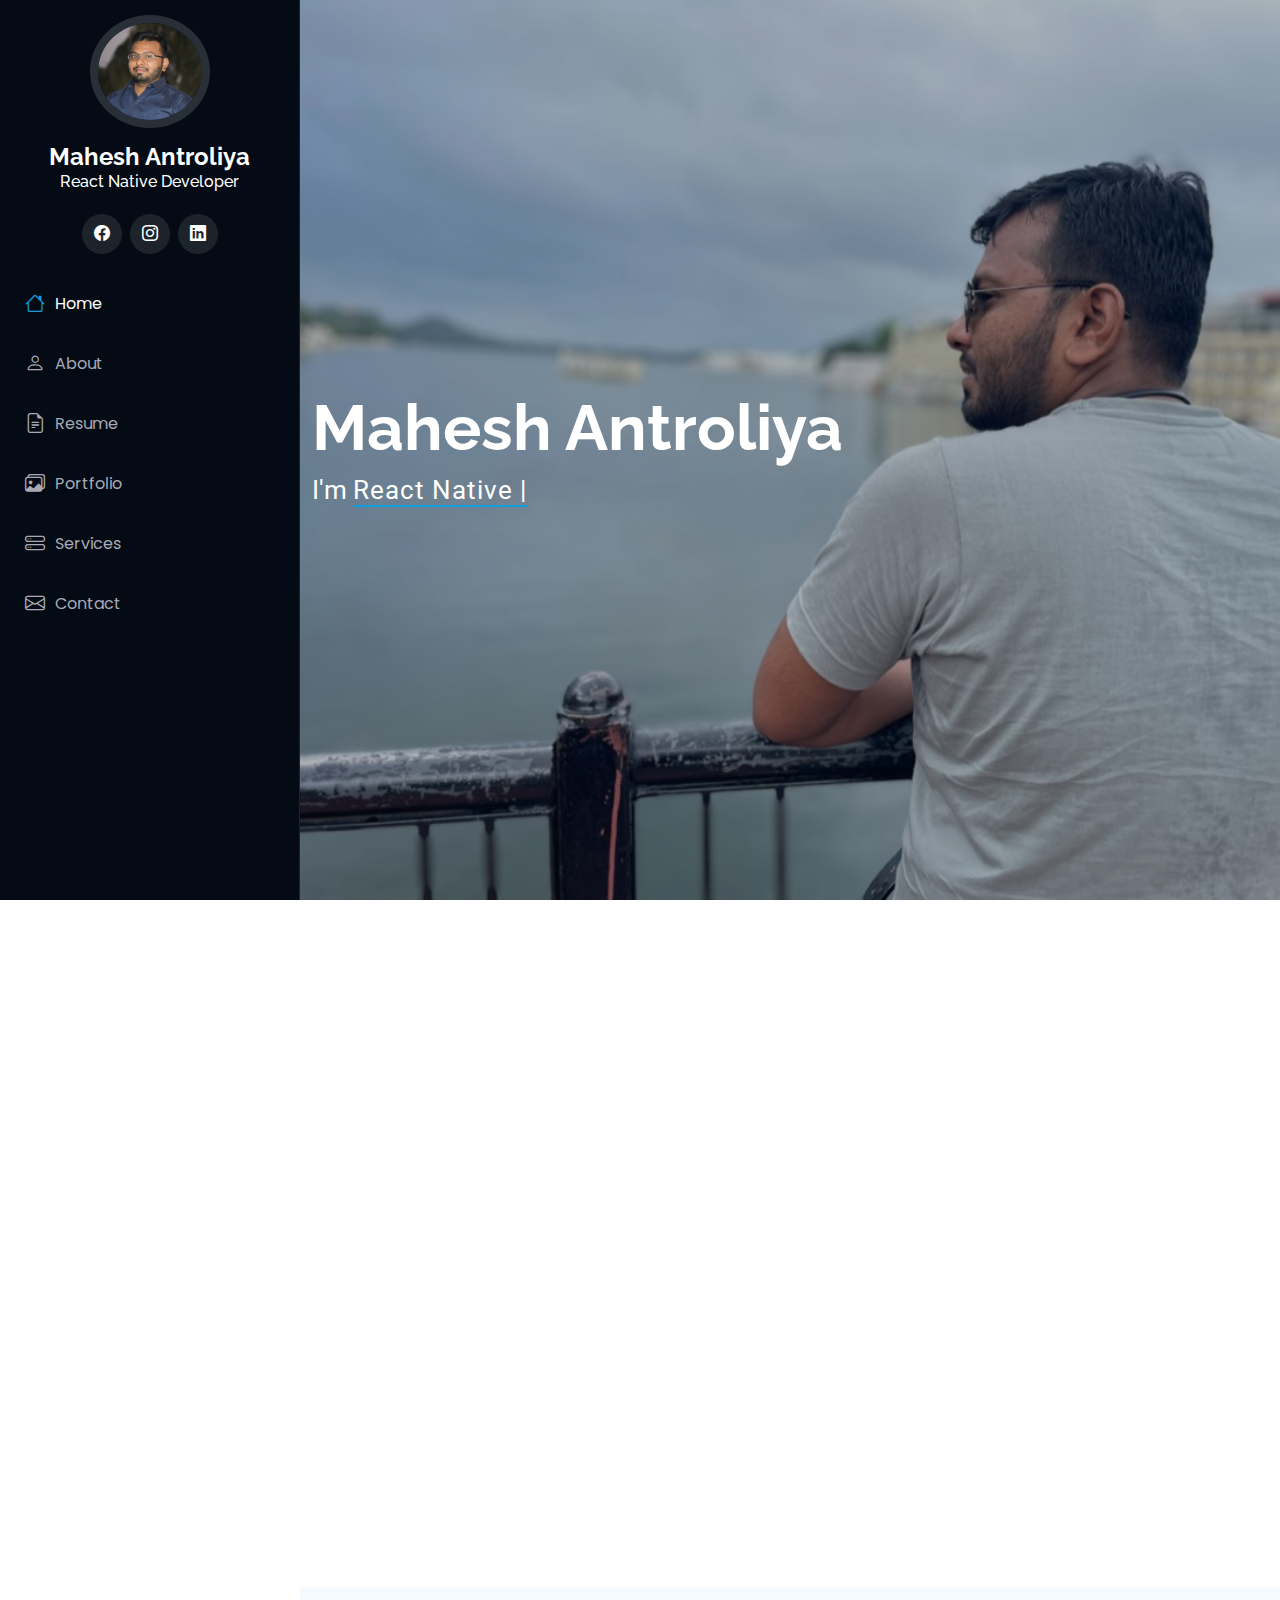
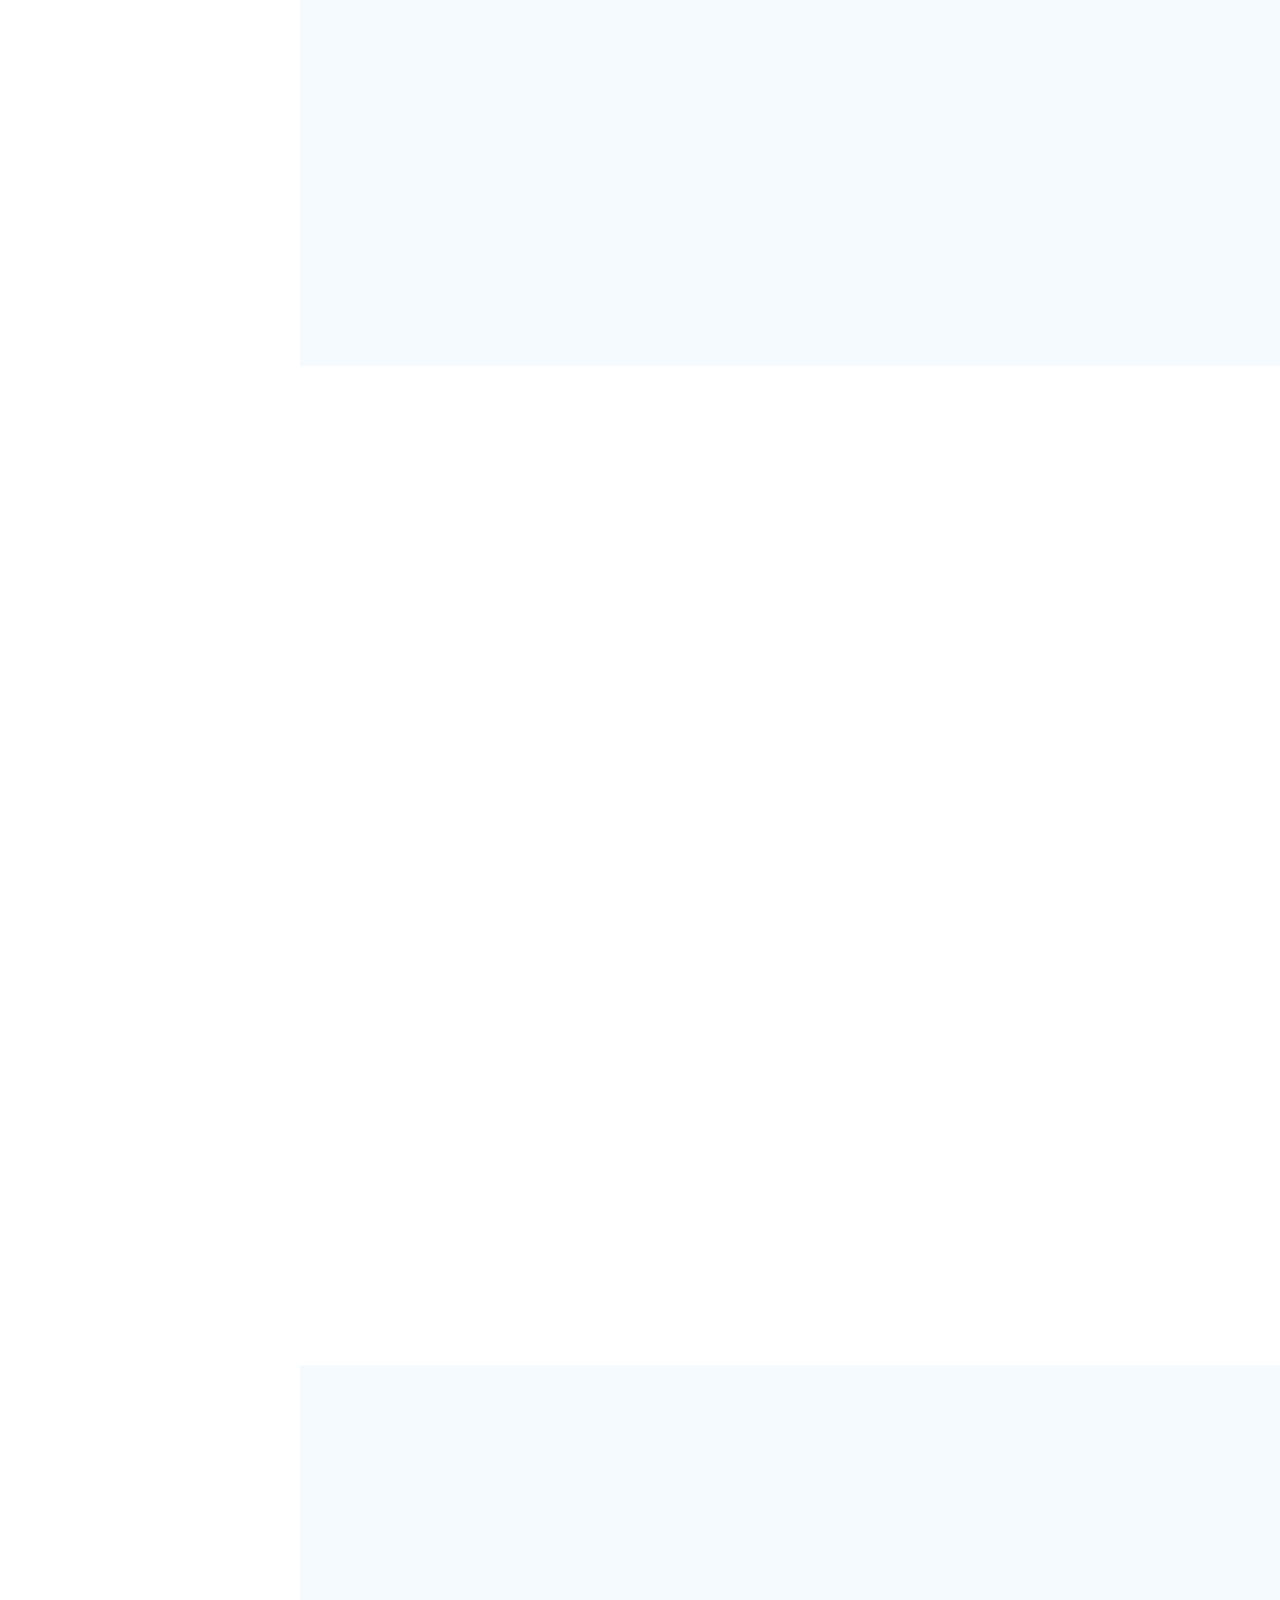
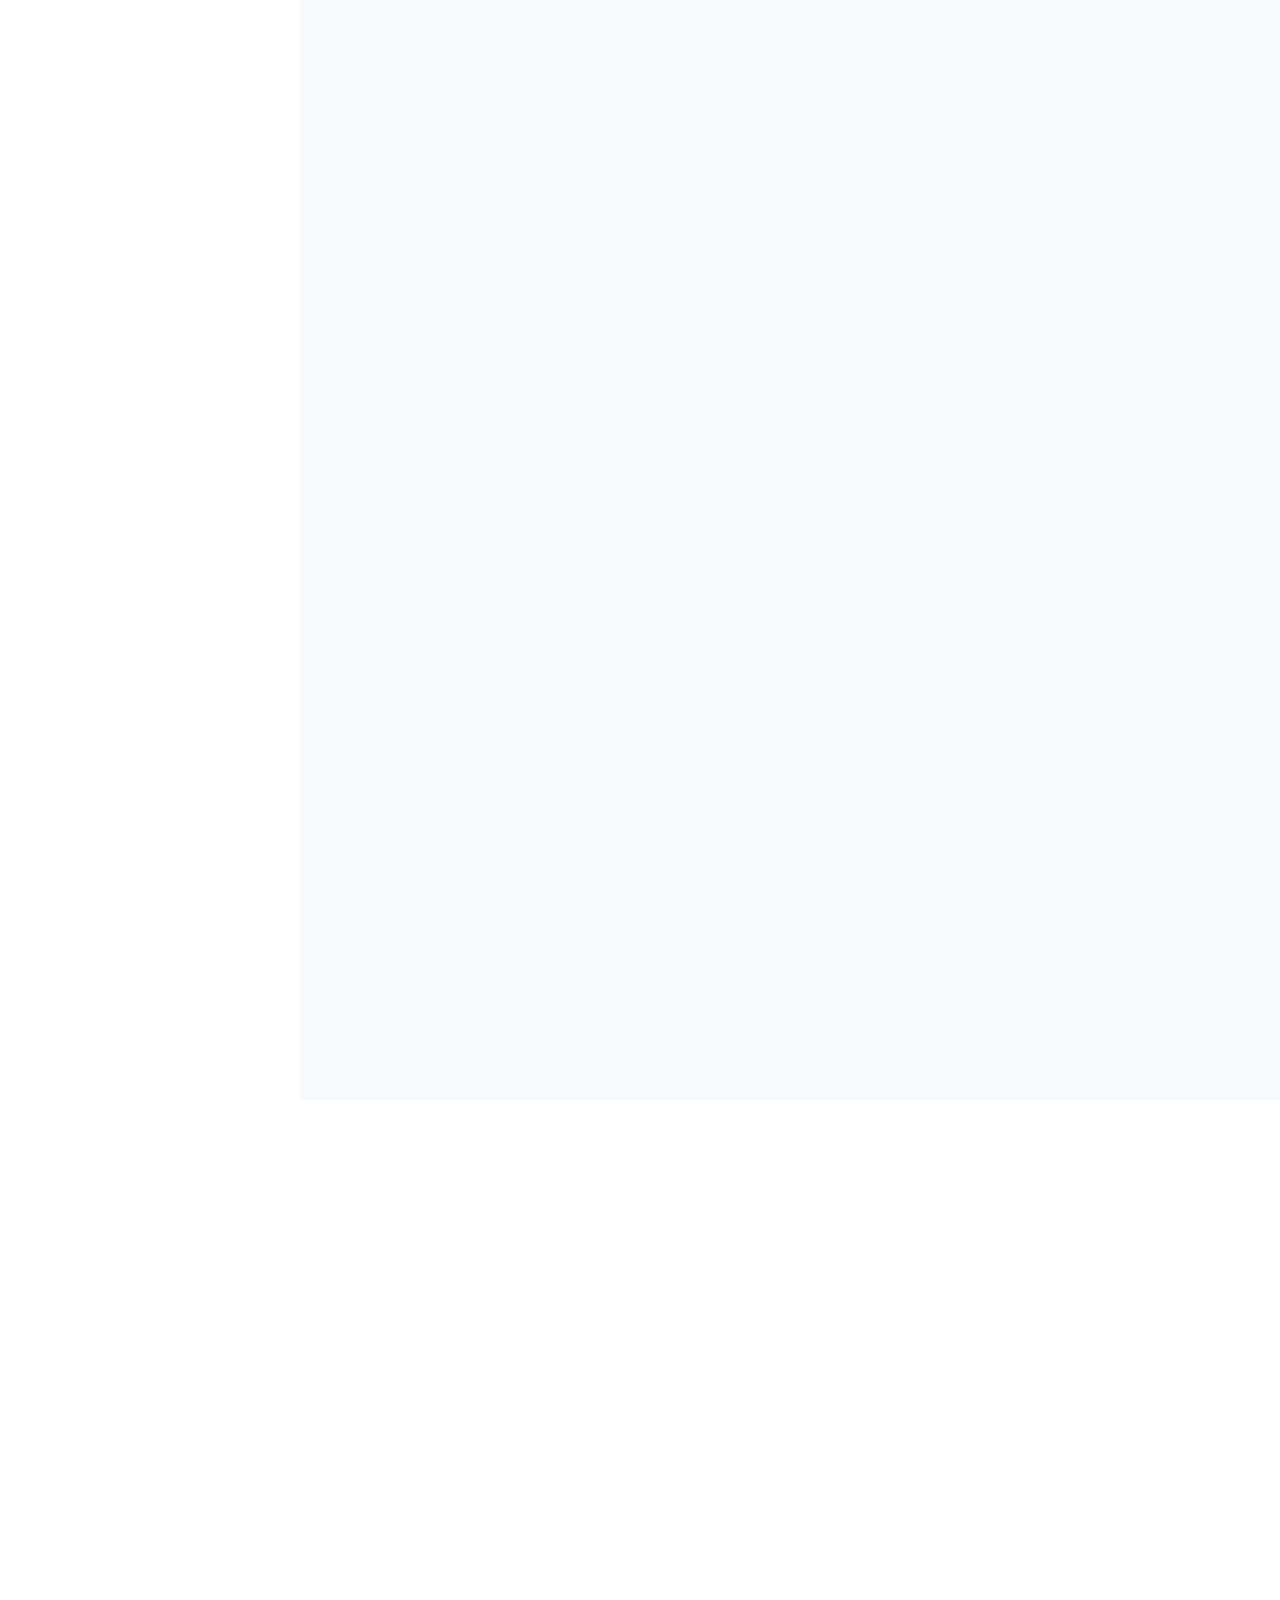
<file: index.html>
<!DOCTYPE html>
<html lang="en">

<head>
    <meta charset="utf-8">
    <meta content="width=device-width, initial-scale=1.0" name="viewport">
    <title>Mahesh Antroliya - React Native Developer</title>
    <meta content="" name="description">
    <meta content="" name="keywords">

    <!-- Favicons -->
    <link href="assets/img/favicon.png" rel="icon">
    <link href="assets/img/apple-touch-icon.png" rel="apple-touch-icon">

    <!-- Fonts -->
    <link href="https://fonts.googleapis.com" rel="preconnect">
    <link href="https://fonts.gstatic.com" rel="preconnect" crossorigin>
    <link
        href="https://fonts.googleapis.com/css2?family=Roboto:ital,wght@0,100;0,300;0,400;0,500;0,700;0,900;1,100;1,300;1,400;1,500;1,700;1,900&family=Poppins:ital,wght@0,100;0,200;0,300;0,400;0,500;0,600;0,700;0,800;0,900;1,100;1,200;1,300;1,400;1,500;1,600;1,700;1,800;1,900&family=Raleway:ital,wght@0,100;0,200;0,300;0,400;0,500;0,600;0,700;0,800;0,900;1,100;1,200;1,300;1,400;1,500;1,600;1,700;1,800;1,900&display=swap"
        rel="stylesheet">

    <!-- Vendor CSS Files -->
    <link href="assets/vendor/bootstrap/css/bootstrap.min.css" rel="stylesheet">
    <link href="assets/vendor/bootstrap-icons/bootstrap-icons.css" rel="stylesheet">
    <link href="assets/vendor/aos/aos.css" rel="stylesheet">
    <link href="assets/vendor/glightbox/css/glightbox.min.css" rel="stylesheet">
    <link href="assets/vendor/swiper/swiper-bundle.min.css" rel="stylesheet">

    <!-- Main CSS File -->
    <link href="assets/css/main.css" rel="stylesheet">

</head>

<body class="index-page">

    <header id="header" class="header dark-background d-flex flex-column">
        <i class="header-toggle d-xl-none bi bi-list"></i>

        <div class="profile-img">
            <img src="assets/img/my-profile-img.jpg" alt="" class="img-fluid rounded-circle">
        </div>

        <a href="index.html" class="logo d-flex flex-column align-items-center justify-content-center">
            <!-- Uncomment the line below if you also wish to use an image logo -->
            <!-- <img src="assets/img/logo.png" alt=""> -->
            <h1 class="sitename">Mahesh Antroliya</h1>
            <h6 class="sitename-sub">React Native Developer</h6>
        </a>

        <div class="social-links text-center">
            <a href="https://www.facebook.com/maxLeo076" class="facebook"><i class="bi bi-facebook"></i></a>
            <a href="https://www.instagram.com/maxLeo076" class="instagram"><i class="bi bi-instagram"></i></a>
            <a href="https://www.linkedin.com/in/mahesh-antroliya-1384ba11a" class="linkedin"><i
                    class="bi bi-linkedin"></i></a>
        </div>

        <nav id="navmenu" class="navmenu">
            <ul>
                <li><a href="#hero" class="active"><i class="bi bi-house navicon"></i>Home</a></li>
                <li><a href="#about"><i class="bi bi-person navicon"></i> About</a></li>
                <li><a href="#resume"><i class="bi bi-file-earmark-text navicon"></i> Resume</a></li>
                <li><a href="#portfolio"><i class="bi bi-images navicon"></i> Portfolio</a></li>
                <li><a href="#services"><i class="bi bi-hdd-stack navicon"></i> Services</a></li>
                <li><a href="#contact"><i class="bi bi-envelope navicon"></i> Contact</a></li>
            </ul>
        </nav>

    </header>

    <main class="main">

        <!-- Hero Section -->
        <section id="hero" class="hero section dark-background">

            <img src="assets/img/hero-bg.jpg" alt="" data-aos="fade-in" class="">

            <div class="container" data-aos="fade-up" data-aos-delay="100">
                <h2>Mahesh Antroliya</h2>
                <p>I'm <span class="typed" data-typed-items="React Native Developer">React Native
                        Developer</span><span class="typed-cursor typed-cursor--blink" aria-hidden="true"></span><span
                        class="typed-cursor typed-cursor--blink" aria-hidden="true"></span></p>
            </div>

        </section><!-- /Hero Section -->

        <!-- About Section -->
        <section id="about" class="about section">

            <!-- Section Title -->
            <div class="container section-title" data-aos="fade-up">
                <h2>About</h2>
                <p>Over 9 years of experience in mobile app development, I specialize in building, integrating, testing,
                    and supporting React Native applications. With a proven track record as a React Native engineer, I
                    excel in providing technical leadership, architecting scalable solutions, and overseeing projects
                    from conception to deployment. My strong background is in software engineering, and I consistently
                    deliver projects on time.</p>
            </div><!-- End Section Title -->

            <div class="container" data-aos="fade-up" data-aos-delay="100">

                <div class="row gy-4 justify-content-center">
                    <div class="col-lg-4">
                        <img src="assets/img/my-profile-img.jpg" class="img-fluid" alt="">
                    </div>
                    <div class="col-lg-8 content">
                        <h2>React Native Developer</h2>
                        <p class="fst-italic py-3">
                            I am a React Native Developer with a passion for building mobile applications. I have a
                            strong
                            background in React Native and have worked on a variety of projects. I am a quick learner
                            and
                            always looking to improve my skills.
                        </p>
                        <div class="row">
                            <div class="col-lg-6">
                                <ul>
                                    <li><i class="bi bi-chevron-right"></i> <strong>Birthday:</strong> <span>30 April
                                            1993</span></li>
                                    <li><i class="bi bi-chevron-right"></i> <strong>Phone:</strong> <span>+91 96872
                                            99935</span></li>
                                    <li><i class="bi bi-chevron-right"></i> <strong>City:</strong> <span>Rajkot,
                                            Gujarat</span></li>
                                </ul>
                            </div>
                            <div class="col-lg-6">
                                <ul>
                                    <li><i class="bi bi-chevron-right"></i> <strong>Age:</strong> <span>32</span></li>
                                    <li><i class="bi bi-chevron-right"></i> <strong>Degree:</strong> <span>MCA</span>
                                    </li>
                                    <li><i class="bi bi-chevron-right"></i> <strong>Email:</strong>
                                        <span>mahesh.antroliya@gmail.com</span>
                                    </li>
                                    <li><i class="bi bi-chevron-right"></i> <strong>Freelance:</strong>
                                        <span>Available</span>
                                    </li>
                                </ul>
                            </div>
                        </div>

                    </div>
                </div>

            </div>

        </section><!-- /About Section -->


        <!-- Skills Section -->
        <section id="skills" class="skills section light-background">

            <!-- Section Title -->
            <div class="container section-title" data-aos="fade-up">
                <h2>Skills</h2>
            </div><!-- End Section Title -->

            <div class="container" data-aos="fade-up" data-aos-delay="100">

                <div class="row skills-content skills-animation">

                    <div class="col-lg-6">

                        <div class="progress">
                            <span class="skill"><span>React Native</span></span>
                            <div class="progress-bar-wrap">
                                <div class="progress-bar" role="progressbar" aria-valuenow="100" aria-valuemin="0"
                                    aria-valuemax="100"></div>
                            </div>
                        </div><!-- End Skills Item -->


                        <div class="progress">
                            <span class="skill"><span>JavaScript</span></span>
                            <div class="progress-bar-wrap">
                                <div class="progress-bar" role="progressbar" aria-valuenow="75" aria-valuemin="0"
                                    aria-valuemax="100"></div>
                            </div>
                        </div><!-- End Skills Item -->


                    </div>

                    <div class="col-lg-6">

                        <div class="progress">
                            <span class="skill"><span>React JS</span></span>
                            <div class="progress-bar-wrap">
                                <div class="progress-bar" role="progressbar" aria-valuenow="80" aria-valuemin="0"
                                    aria-valuemax="100"></div>
                            </div>
                        </div><!-- End Skills Item -->

                        <div class="progress">
                            <span class="skill"><span>TypeScript</span></span>
                            <div class="progress-bar-wrap">
                                <div class="progress-bar" role="progressbar" aria-valuenow="90" aria-valuemin="0"
                                    aria-valuemax="100"></div>
                            </div>
                        </div><!-- End Skills Item -->


                    </div>

                </div>

            </div>

        </section><!-- /Skills Section -->

        <!-- Resume Section -->
        <section id="resume" class="resume section">

            <!-- Section Title -->
            <div class="container section-title" data-aos="fade-up">
                <h2>Resume</h2>

            </div><!-- End Section Title -->

            <div class="container">

                <div class="row">

                    <div class="col-lg-6" data-aos="fade-up" data-aos-delay="100">
                        <h3 class="resume-title">Sumary</h3>

                        <div class="resume-item pb-0">
                            <h4>Mahesh Antroliya</h4>
                            <p><em>Innovative and deadline-driven React Native Developer with 9+ years of experience
                                    designing and developing user-centered mobile applications. </em></p>
                            <ul>
                                <li>Rajkot, Gujarat</li>
                                <li>+91 96872 99935</li>
                                <li>mahesh.antroliya@gmail.com</li>
                            </ul>
                        </div><!-- Edn Resume Item -->

                        <h3 class="resume-title">Education</h3>
                        <div class="resume-item">
                            <h4>Master of Computer Application</h4>
                            <h5>2013 - 2015</h5>
                            <p><em>Rajkot, Gujarat</em></p>
                            <p>I have completed my MCA from Gujarat Technological University in 2015.</p>
                        </div><!-- Edn Resume Item -->

                        <div class="resume-item">
                            <h4>Bachelor of Computer Application</h4>
                            <h5>2010 - 2013</h5>
                            <p><em>Gujarat Technological University, Ahmedabad, Gujarat</em></p>
                            <p>I have completed my BCA from Gujarat Technological University in 2013.</p>
                        </div><!-- Edn Resume Item -->

                    </div>

                    <div class="col-lg-6" data-aos="fade-up" data-aos-delay="200">
                        <h3 class="resume-title">Professional Experience</h3>
                        <div class="resume-item">
                            <h3>Virtue info web soft Pvt Ltd</h3>
                            <h4>Senior React Native Developer</h4>
                            <h5>2016 - Present</h5>
                            <p><em>Ahmedabad, Gujarat </em></p>
                            <ul>
                                <li>Lead in the design, development, and implementation of the React Native applications
                                </li>
                                <li>Delegate tasks to the 7 members of the design team and provide counsel on all
                                    aspects of the project. </li>
                                <li>Supervise the assessment of all React Native applications in order to ensure quality
                                    and
                                    accuracy of the design</li>

                            </ul>
                        </div><!-- Edn Resume Item -->

                        <div class="resume-item">
                            <h3>Logistic Infotech Pvt Ltd</h3>
                            <h4>Junior Mobile Application Developer</h4>
                            <h5>2015 - 2016</h5>
                            <p><em>Rajkot, Gujarat</em></p>
                            <ul>
                                <li>Developed numerous React Native applications.</li>
                                <li>Managed up to 5 projects or tasks at a given time while under pressure</li>
                                <li>Recommended and consulted with clients on the most appropriate React Native design
                                </li>

                            </ul>
                        </div><!-- Edn Resume Item -->

                    </div>

                </div>

            </div>

        </section><!-- /Resume Section -->

        <!-- Portfolio Section -->
        <section id="portfolio" class="portfolio section light-background">

            <!-- Section Title -->
            <div class="container section-title" data-aos="fade-up">
                <h2>Portfolio</h2>
                <p>Magnam dolores commodi suscipit. Necessitatibus eius consequatur ex aliquid fuga eum quidem. Sit sint
                    consectetur velit. Quisquam quos quisquam cupiditate. Et nemo qui impedit suscipit alias ea. Quia
                    fugiat sit in iste officiis commodi quidem hic quas.</p>
            </div><!-- End Section Title -->

            <div class="container">

                <div class="isotope-layout" data-default-filter="*" data-layout="masonry" data-sort="original-order">

                    <ul class="portfolio-filters isotope-filters" data-aos="fade-up" data-aos-delay="100">
                        <li data-filter="*" class="filter-active">All</li>
                        <li data-filter=".filter-app">App</li>
                        <li data-filter=".filter-product">Product</li>
                        <li data-filter=".filter-branding">Branding</li>
                        <li data-filter=".filter-books">Books</li>
                    </ul><!-- End Portfolio Filters -->

                    <div class="row gy-4 isotope-container" data-aos="fade-up" data-aos-delay="200">

                        <div class="col-lg-4 col-md-6 portfolio-item isotope-item filter-app">
                            <div class="portfolio-content h-100">
                                <img src="assets/img/portfolio/app-1.jpg" class="img-fluid" alt="">
                                <div class="portfolio-info">
                                    <h4>App 1</h4>
                                    <p>Lorem ipsum, dolor sit amet consectetur</p>
                                    <a href="assets/img/portfolio/app-1.jpg" title="App 1"
                                        data-gallery="portfolio-gallery-app" class="glightbox preview-link"><i
                                            class="bi bi-zoom-in"></i></a>
                                    <a href="portfolio-details.html" title="More Details" class="details-link"><i
                                            class="bi bi-link-45deg"></i></a>
                                </div>
                            </div>
                        </div><!-- End Portfolio Item -->

                        <div class="col-lg-4 col-md-6 portfolio-item isotope-item filter-product">
                            <div class="portfolio-content h-100">
                                <img src="assets/img/portfolio/product-1.jpg" class="img-fluid" alt="">
                                <div class="portfolio-info">
                                    <h4>Product 1</h4>
                                    <p>Lorem ipsum, dolor sit amet consectetur</p>
                                    <a href="assets/img/portfolio/product-1.jpg" title="Product 1"
                                        data-gallery="portfolio-gallery-product" class="glightbox preview-link"><i
                                            class="bi bi-zoom-in"></i></a>
                                    <a href="portfolio-details.html" title="More Details" class="details-link"><i
                                            class="bi bi-link-45deg"></i></a>
                                </div>
                            </div>
                        </div><!-- End Portfolio Item -->

                        <div class="col-lg-4 col-md-6 portfolio-item isotope-item filter-branding">
                            <div class="portfolio-content h-100">
                                <img src="assets/img/portfolio/branding-1.jpg" class="img-fluid" alt="">
                                <div class="portfolio-info">
                                    <h4>Branding 1</h4>
                                    <p>Lorem ipsum, dolor sit amet consectetur</p>
                                    <a href="assets/img/portfolio/branding-1.jpg" title="Branding 1"
                                        data-gallery="portfolio-gallery-branding" class="glightbox preview-link"><i
                                            class="bi bi-zoom-in"></i></a>
                                    <a href="portfolio-details.html" title="More Details" class="details-link"><i
                                            class="bi bi-link-45deg"></i></a>
                                </div>
                            </div>
                        </div><!-- End Portfolio Item -->

                        <div class="col-lg-4 col-md-6 portfolio-item isotope-item filter-books">
                            <div class="portfolio-content h-100">
                                <img src="assets/img/portfolio/books-1.jpg" class="img-fluid" alt="">
                                <div class="portfolio-info">
                                    <h4>Books 1</h4>
                                    <p>Lorem ipsum, dolor sit amet consectetur</p>
                                    <a href="assets/img/portfolio/books-1.jpg" title="Branding 1"
                                        data-gallery="portfolio-gallery-book" class="glightbox preview-link"><i
                                            class="bi bi-zoom-in"></i></a>
                                    <a href="portfolio-details.html" title="More Details" class="details-link"><i
                                            class="bi bi-link-45deg"></i></a>
                                </div>
                            </div>
                        </div><!-- End Portfolio Item -->

                        <div class="col-lg-4 col-md-6 portfolio-item isotope-item filter-app">
                            <div class="portfolio-content h-100">
                                <img src="assets/img/portfolio/app-2.jpg" class="img-fluid" alt="">
                                <div class="portfolio-info">
                                    <h4>App 2</h4>
                                    <p>Lorem ipsum, dolor sit amet consectetur</p>
                                    <a href="assets/img/portfolio/app-2.jpg" title="App 2"
                                        data-gallery="portfolio-gallery-app" class="glightbox preview-link"><i
                                            class="bi bi-zoom-in"></i></a>
                                    <a href="portfolio-details.html" title="More Details" class="details-link"><i
                                            class="bi bi-link-45deg"></i></a>
                                </div>
                            </div>
                        </div><!-- End Portfolio Item -->

                        <div class="col-lg-4 col-md-6 portfolio-item isotope-item filter-product">
                            <div class="portfolio-content h-100">
                                <img src="assets/img/portfolio/product-2.jpg" class="img-fluid" alt="">
                                <div class="portfolio-info">
                                    <h4>Product 2</h4>
                                    <p>Lorem ipsum, dolor sit amet consectetur</p>
                                    <a href="assets/img/portfolio/product-2.jpg" title="Product 2"
                                        data-gallery="portfolio-gallery-product" class="glightbox preview-link"><i
                                            class="bi bi-zoom-in"></i></a>
                                    <a href="portfolio-details.html" title="More Details" class="details-link"><i
                                            class="bi bi-link-45deg"></i></a>
                                </div>
                            </div>
                        </div><!-- End Portfolio Item -->

                        <div class="col-lg-4 col-md-6 portfolio-item isotope-item filter-branding">
                            <div class="portfolio-content h-100">
                                <img src="assets/img/portfolio/branding-2.jpg" class="img-fluid" alt="">
                                <div class="portfolio-info">
                                    <h4>Branding 2</h4>
                                    <p>Lorem ipsum, dolor sit amet consectetur</p>
                                    <a href="assets/img/portfolio/branding-2.jpg" title="Branding 2"
                                        data-gallery="portfolio-gallery-branding" class="glightbox preview-link"><i
                                            class="bi bi-zoom-in"></i></a>
                                    <a href="portfolio-details.html" title="More Details" class="details-link"><i
                                            class="bi bi-link-45deg"></i></a>
                                </div>
                            </div>
                        </div><!-- End Portfolio Item -->

                        <div class="col-lg-4 col-md-6 portfolio-item isotope-item filter-books">
                            <div class="portfolio-content h-100">
                                <img src="assets/img/portfolio/books-2.jpg" class="img-fluid" alt="">
                                <div class="portfolio-info">
                                    <h4>Books 2</h4>
                                    <p>Lorem ipsum, dolor sit amet consectetur</p>
                                    <a href="assets/img/portfolio/books-2.jpg" title="Branding 2"
                                        data-gallery="portfolio-gallery-book" class="glightbox preview-link"><i
                                            class="bi bi-zoom-in"></i></a>
                                    <a href="portfolio-details.html" title="More Details" class="details-link"><i
                                            class="bi bi-link-45deg"></i></a>
                                </div>
                            </div>
                        </div><!-- End Portfolio Item -->

                        <div class="col-lg-4 col-md-6 portfolio-item isotope-item filter-app">
                            <div class="portfolio-content h-100">
                                <img src="assets/img/portfolio/app-3.jpg" class="img-fluid" alt="">
                                <div class="portfolio-info">
                                    <h4>App 3</h4>
                                    <p>Lorem ipsum, dolor sit amet consectetur</p>
                                    <a href="assets/img/portfolio/app-3.jpg" title="App 3"
                                        data-gallery="portfolio-gallery-app" class="glightbox preview-link"><i
                                            class="bi bi-zoom-in"></i></a>
                                    <a href="portfolio-details.html" title="More Details" class="details-link"><i
                                            class="bi bi-link-45deg"></i></a>
                                </div>
                            </div>
                        </div><!-- End Portfolio Item -->

                        <div class="col-lg-4 col-md-6 portfolio-item isotope-item filter-product">
                            <div class="portfolio-content h-100">
                                <img src="assets/img/portfolio/product-3.jpg" class="img-fluid" alt="">
                                <div class="portfolio-info">
                                    <h4>Product 3</h4>
                                    <p>Lorem ipsum, dolor sit amet consectetur</p>
                                    <a href="assets/img/portfolio/product-3.jpg" title="Product 3"
                                        data-gallery="portfolio-gallery-product" class="glightbox preview-link"><i
                                            class="bi bi-zoom-in"></i></a>
                                    <a href="portfolio-details.html" title="More Details" class="details-link"><i
                                            class="bi bi-link-45deg"></i></a>
                                </div>
                            </div>
                        </div><!-- End Portfolio Item -->

                        <div class="col-lg-4 col-md-6 portfolio-item isotope-item filter-branding">
                            <div class="portfolio-content h-100">
                                <img src="assets/img/portfolio/branding-3.jpg" class="img-fluid" alt="">
                                <div class="portfolio-info">
                                    <h4>Branding 3</h4>
                                    <p>Lorem ipsum, dolor sit amet consectetur</p>
                                    <a href="assets/img/portfolio/branding-3.jpg" title="Branding 2"
                                        data-gallery="portfolio-gallery-branding" class="glightbox preview-link"><i
                                            class="bi bi-zoom-in"></i></a>
                                    <a href="portfolio-details.html" title="More Details" class="details-link"><i
                                            class="bi bi-link-45deg"></i></a>
                                </div>
                            </div>
                        </div><!-- End Portfolio Item -->

                        <div class="col-lg-4 col-md-6 portfolio-item isotope-item filter-books">
                            <div class="portfolio-content h-100">
                                <img src="assets/img/portfolio/books-3.jpg" class="img-fluid" alt="">
                                <div class="portfolio-info">
                                    <h4>Books 3</h4>
                                    <p>Lorem ipsum, dolor sit amet consectetur</p>
                                    <a href="assets/img/portfolio/books-3.jpg" title="Branding 3"
                                        data-gallery="portfolio-gallery-book" class="glightbox preview-link"><i
                                            class="bi bi-zoom-in"></i></a>
                                    <a href="portfolio-details.html" title="More Details" class="details-link"><i
                                            class="bi bi-link-45deg"></i></a>
                                </div>
                            </div>
                        </div><!-- End Portfolio Item -->

                    </div><!-- End Portfolio Container -->

                </div>

            </div>

        </section><!-- /Portfolio Section -->

        <!-- Services Section -->
        <section id="services" class="services section">

            <!-- Section Title -->
            <div class="container section-title" data-aos="fade-up">
                <h2>Services</h2>
                <p>Magnam dolores commodi suscipit. Necessitatibus eius consequatur ex aliquid fuga eum quidem. Sit sint
                    consectetur velit. Quisquam quos quisquam cupiditate. Et nemo qui impedit suscipit alias ea. Quia
                    fugiat sit in iste officiis commodi quidem hic quas.</p>
            </div><!-- End Section Title -->

            <div class="container">

                <div class="row gy-4">

                    <div class="col-lg-4 col-md-6 service-item d-flex" data-aos="fade-up" data-aos-delay="100">
                        <div class="icon flex-shrink-0"><i class="bi bi-briefcase"></i></div>
                        <div>
                            <h4 class="title"><a href="service-details.html" class="stretched-link">Lorem Ipsum</a></h4>
                            <p class="description">Voluptatum deleniti atque corrupti quos dolores et quas molestias
                                excepturi sint occaecati cupiditate non provident</p>
                        </div>
                    </div>
                    <!-- End Service Item -->

                    <div class="col-lg-4 col-md-6 service-item d-flex" data-aos="fade-up" data-aos-delay="200">
                        <div class="icon flex-shrink-0"><i class="bi bi-card-checklist"></i></div>
                        <div>
                            <h4 class="title"><a href="service-details.html" class="stretched-link">Dolor Sitema</a>
                            </h4>
                            <p class="description">Minim veniam, quis nostrud exercitation ullamco laboris nisi ut
                                aliquip ex ea commodo consequat tarad limino ata</p>
                        </div>
                    </div><!-- End Service Item -->

                    <div class="col-lg-4 col-md-6 service-item d-flex" data-aos="fade-up" data-aos-delay="300">
                        <div class="icon flex-shrink-0"><i class="bi bi-bar-chart"></i></div>
                        <div>
                            <h4 class="title"><a href="service-details.html" class="stretched-link">Sed ut
                                    perspiciatis</a></h4>
                            <p class="description">Duis aute irure dolor in reprehenderit in voluptate velit esse cillum
                                dolore eu fugiat nulla pariatur</p>
                        </div>
                    </div><!-- End Service Item -->

                    <div class="col-lg-4 col-md-6 service-item d-flex" data-aos="fade-up" data-aos-delay="400">
                        <div class="icon flex-shrink-0"><i class="bi bi-binoculars"></i></div>
                        <div>
                            <h4 class="title"><a href="service-details.html" class="stretched-link">Magni Dolores</a>
                            </h4>
                            <p class="description">Excepteur sint occaecat cupidatat non proident, sunt in culpa qui
                                officia deserunt mollit anim id est laborum</p>
                        </div>
                    </div><!-- End Service Item -->

                    <div class="col-lg-4 col-md-6 service-item d-flex" data-aos="fade-up" data-aos-delay="500">
                        <div class="icon flex-shrink-0"><i class="bi bi-brightness-high"></i></div>
                        <div>
                            <h4 class="title"><a href="service-details.html" class="stretched-link">Nemo Enim</a></h4>
                            <p class="description">At vero eos et accusamus et iusto odio dignissimos ducimus qui
                                blanditiis praesentium voluptatum deleniti atque</p>
                        </div>
                    </div><!-- End Service Item -->

                    <div class="col-lg-4 col-md-6 service-item d-flex" data-aos="fade-up" data-aos-delay="600">
                        <div class="icon flex-shrink-0"><i class="bi bi-calendar4-week"></i></div>
                        <div>
                            <h4 class="title"><a href="service-details.html" class="stretched-link">Eiusmod Tempor</a>
                            </h4>
                            <p class="description">Et harum quidem rerum facilis est et expedita distinctio. Nam libero
                                tempore, cum soluta nobis est eligendi</p>
                        </div>
                    </div><!-- End Service Item -->

                </div>

            </div>

        </section><!-- /Services Section -->


        <!-- Contact Section -->
        <section id="contact" class="contact section">

            <!-- Section Title -->
            <div class="container section-title" data-aos="fade-up">
                <h2>Contact</h2>
                <p>Feel free to contact me for any queries or collaborations.</p>
            </div><!-- End Section Title -->

            <div class="container" data-aos="fade-up" data-aos-delay="100">

                <div class="row gy-4">

                    <div class="col-lg-5">

                        <div class="info-wrap">
                            <div class="info-item d-flex" data-aos="fade-up" data-aos-delay="200">
                                <i class="bi bi-geo-alt flex-shrink-0"></i>
                                <div>
                                    <h3>Address</h3>
                                    <p>Rajkot, Gujarat</p>
                                </div>
                            </div><!-- End Info Item -->

                            <div class="info-item d-flex" data-aos="fade-up" data-aos-delay="300">
                                <i class="bi bi-telephone flex-shrink-0"></i>
                                <div>
                                    <h3>Call Us</h3>
                                    <p>+91 96872 99935</p>
                                </div>
                            </div><!-- End Info Item -->

                            <div class="info-item d-flex" data-aos="fade-up" data-aos-delay="400">
                                <i class="bi bi-envelope flex-shrink-0"></i>
                                <div>
                                    <h3>Email Us</h3>
                                    <p>mahesh.antroliya@gmail.com</p>
                                </div>
                            </div><!-- End Info Item -->

                            <iframe
                                src="https://www.google.com/maps/embed?pb=!1m14!1m12!1m3!1d1660.039637748665!2d70.77135945542767!3d22.307303870484777!2m3!1f0!2f0!3f0!3m2!1i1024!2i768!4f13.1!5e0!3m2!1sen!2sin!4v1751258775690!5m2!1sen!2sin"
                                width="600" height="450" style="border:0;" allowfullscreen="" loading="lazy"
                                referrerpolicy="no-referrer-when-downgrade"></iframe>
                        </div>
                    </div>

                    <div class="col-lg-7">
                        <form action="forms/contact.php" method="post" class="php-email-form" data-aos="fade-up"
                            data-aos-delay="200">
                            <div class="row gy-4">

                                <div class="col-md-6">
                                    <label for="name-field" class="pb-2">Your Name</label>
                                    <input type="text" name="name" id="name-field" class="form-control" required="">
                                </div>

                                <div class="col-md-6">
                                    <label for="email-field" class="pb-2">Your Email</label>
                                    <input type="email" class="form-control" name="email" id="email-field" required="">
                                </div>

                                <div class="col-md-12">
                                    <label for="subject-field" class="pb-2">Subject</label>
                                    <input type="text" class="form-control" name="subject" id="subject-field"
                                        required="">
                                </div>

                                <div class="col-md-12">
                                    <label for="message-field" class="pb-2">Message</label>
                                    <textarea class="form-control" name="message" rows="10" id="message-field"
                                        required=""></textarea>
                                </div>

                                <div class="col-md-12 text-center">
                                    <div class="loading">Loading</div>
                                    <div class="error-message"></div>
                                    <div class="sent-message">Your message has been sent. Thank you!</div>

                                    <button type="submit">Send Message</button>
                                </div>

                            </div>
                        </form>
                    </div><!-- End Contact Form -->

                </div>

            </div>

        </section><!-- /Contact Section -->

    </main>



    <!-- Scroll Top -->
    <a href="#" id="scroll-top" class="scroll-top d-flex align-items-center justify-content-center"><i
            class="bi bi-arrow-up-short"></i></a>

    <!-- Preloader -->
    <div id="preloader"></div>

    <!-- Vendor JS Files -->
    <script src="assets/vendor/bootstrap/js/bootstrap.bundle.min.js"></script>
    <script src="assets/vendor/php-email-form/validate.js"></script>
    <script src="assets/vendor/aos/aos.js"></script>
    <script src="assets/vendor/typed.js/typed.umd.js"></script>
    <script src="assets/vendor/purecounter/purecounter_vanilla.js"></script>
    <script src="assets/vendor/waypoints/noframework.waypoints.js"></script>
    <script src="assets/vendor/glightbox/js/glightbox.min.js"></script>
    <script src="assets/vendor/imagesloaded/imagesloaded.pkgd.min.js"></script>
    <script src="assets/vendor/isotope-layout/isotope.pkgd.min.js"></script>
    <script src="assets/vendor/swiper/swiper-bundle.min.js"></script>

    <!-- Main JS File -->
    <script src="assets/js/main.js"></script>

</body>

</html>
</file>
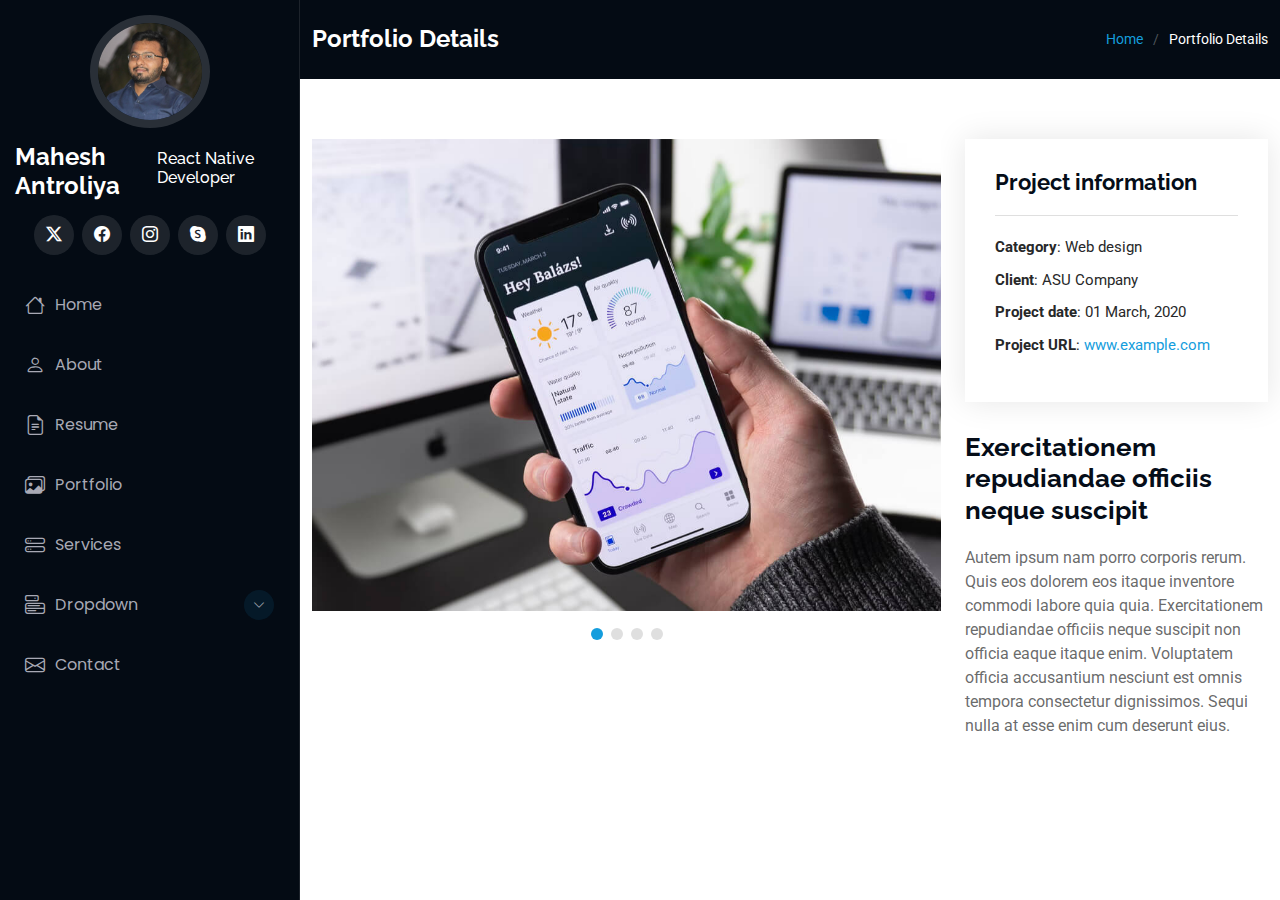
<file: portfolio-details.html>
<!DOCTYPE html>
<html lang="en">

<head>
  <meta charset="utf-8">
  <meta content="width=device-width, initial-scale=1.0" name="viewport">
  <title>Mahesh Antroliya - React Native Developer</title>
  <meta content="" name="description">
  <meta content="" name="keywords">

  <!-- Favicons -->
  <link href="assets/img/favicon.png" rel="icon">
  <link href="assets/img/apple-touch-icon.png" rel="apple-touch-icon">

  <!-- Fonts -->
  <link href="https://fonts.googleapis.com" rel="preconnect">
  <link href="https://fonts.gstatic.com" rel="preconnect" crossorigin>
  <link
    href="https://fonts.googleapis.com/css2?family=Roboto:ital,wght@0,100;0,300;0,400;0,500;0,700;0,900;1,100;1,300;1,400;1,500;1,700;1,900&family=Poppins:ital,wght@0,100;0,200;0,300;0,400;0,500;0,600;0,700;0,800;0,900;1,100;1,200;1,300;1,400;1,500;1,600;1,700;1,800;1,900&family=Raleway:ital,wght@0,100;0,200;0,300;0,400;0,500;0,600;0,700;0,800;0,900;1,100;1,200;1,300;1,400;1,500;1,600;1,700;1,800;1,900&display=swap"
    rel="stylesheet">

  <!-- Vendor CSS Files -->
  <link href="assets/vendor/bootstrap/css/bootstrap.min.css" rel="stylesheet">
  <link href="assets/vendor/bootstrap-icons/bootstrap-icons.css" rel="stylesheet">
  <link href="assets/vendor/aos/aos.css" rel="stylesheet">
  <link href="assets/vendor/glightbox/css/glightbox.min.css" rel="stylesheet">
  <link href="assets/vendor/swiper/swiper-bundle.min.css" rel="stylesheet">

  <!-- Main CSS File -->
  <link href="assets/css/main.css" rel="stylesheet">


</head>

<body class="portfolio-details-page">

  <header id="header" class="header dark-background d-flex flex-column">
    <i class="header-toggle d-xl-none bi bi-list"></i>

    <div class="profile-img">
      <img src="assets/img/my-profile-img.jpg" alt="" class="img-fluid rounded-circle">
    </div>

    <a href="index.html" class="logo d-flex align-items-center justify-content-center">
      <!-- Uncomment the line below if you also wish to use an image logo -->
      <!-- <img src="assets/img/logo.png" alt=""> -->
      <h1 class="sitename">Mahesh Antroliya</h1>
      <h6 class="sitename-sub">React Native Developer</h6>
    </a>

    <div class="social-links text-center">
      <a href="#" class="twitter"><i class="bi bi-twitter-x"></i></a>
      <a href="#" class="facebook"><i class="bi bi-facebook"></i></a>
      <a href="#" class="instagram"><i class="bi bi-instagram"></i></a>
      <a href="#" class="google-plus"><i class="bi bi-skype"></i></a>
      <a href="#" class="linkedin"><i class="bi bi-linkedin"></i></a>
    </div>

    <nav id="navmenu" class="navmenu">
      <ul>
        <li><a href="#hero"><i class="bi bi-house navicon"></i>Home</a></li>
        <li><a href="#about"><i class="bi bi-person navicon"></i> About</a></li>
        <li><a href="#resume"><i class="bi bi-file-earmark-text navicon"></i> Resume</a></li>
        <li><a href="#portfolio"><i class="bi bi-images navicon"></i> Portfolio</a></li>
        <li><a href="#services"><i class="bi bi-hdd-stack navicon"></i> Services</a></li>
        <li class="dropdown"><a href="#"><i class="bi bi-menu-button navicon"></i> <span>Dropdown</span> <i
              class="bi bi-chevron-down toggle-dropdown"></i></a>
          <ul>
            <li><a href="#">Dropdown 1</a></li>
            <li class="dropdown"><a href="#"><span>Deep Dropdown</span> <i
                  class="bi bi-chevron-down toggle-dropdown"></i></a>
              <ul>
                <li><a href="#">Deep Dropdown 1</a></li>
                <li><a href="#">Deep Dropdown 2</a></li>
                <li><a href="#">Deep Dropdown 3</a></li>
                <li><a href="#">Deep Dropdown 4</a></li>
                <li><a href="#">Deep Dropdown 5</a></li>
              </ul>
            </li>
            <li><a href="#">Dropdown 2</a></li>
            <li><a href="#">Dropdown 3</a></li>
            <li><a href="#">Dropdown 4</a></li>
          </ul>
        </li>
        <li><a href="#contact"><i class="bi bi-envelope navicon"></i> Contact</a></li>
      </ul>
    </nav>

  </header>

  <main class="main">

    <!-- Page Title -->
    <div class="page-title dark-background">
      <div class="container d-lg-flex justify-content-between align-items-center">
        <h1 class="mb-2 mb-lg-0">Portfolio Details</h1>
        <nav class="breadcrumbs">
          <ol>
            <li><a href="index.html">Home</a></li>
            <li class="current">Portfolio Details</li>
          </ol>
        </nav>
      </div>
    </div><!-- End Page Title -->

    <!-- Portfolio Details Section -->
    <section id="portfolio-details" class="portfolio-details section">

      <div class="container" data-aos="fade-up" data-aos-delay="100">

        <div class="row gy-4">

          <div class="col-lg-8">
            <div class="portfolio-details-slider swiper init-swiper">

              <script type="application/json" class="swiper-config">
                {
                  "loop": true,
                  "speed": 600,
                  "autoplay": {
                    "delay": 5000
                  },
                  "slidesPerView": "auto",
                  "pagination": {
                    "el": ".swiper-pagination",
                    "type": "bullets",
                    "clickable": true
                  }
                }
              </script>

              <div class="swiper-wrapper align-items-center">

                <div class="swiper-slide">
                  <img src="assets/img/portfolio/app-1.jpg" alt="">
                </div>

                <div class="swiper-slide">
                  <img src="assets/img/portfolio/product-1.jpg" alt="">
                </div>

                <div class="swiper-slide">
                  <img src="assets/img/portfolio/branding-1.jpg" alt="">
                </div>

                <div class="swiper-slide">
                  <img src="assets/img/portfolio/books-1.jpg" alt="">
                </div>

              </div>
              <div class="swiper-pagination"></div>
            </div>
          </div>

          <div class="col-lg-4">
            <div class="portfolio-info" data-aos="fade-up" data-aos-delay="200">
              <h3>Project information</h3>
              <ul>
                <li><strong>Category</strong>: Web design</li>
                <li><strong>Client</strong>: ASU Company</li>
                <li><strong>Project date</strong>: 01 March, 2020</li>
                <li><strong>Project URL</strong>: <a href="#">www.example.com</a></li>
              </ul>
            </div>
            <div class="portfolio-description" data-aos="fade-up" data-aos-delay="300">
              <h2>Exercitationem repudiandae officiis neque suscipit</h2>
              <p>
                Autem ipsum nam porro corporis rerum. Quis eos dolorem eos itaque inventore commodi labore quia quia.
                Exercitationem repudiandae officiis neque suscipit non officia eaque itaque enim. Voluptatem officia
                accusantium nesciunt est omnis tempora consectetur dignissimos. Sequi nulla at esse enim cum deserunt
                eius.
              </p>
            </div>
          </div>

        </div>

      </div>

    </section><!-- /Portfolio Details Section -->

  </main>



  <!-- Scroll Top -->
  <a href="#" id="scroll-top" class="scroll-top d-flex align-items-center justify-content-center"><i
      class="bi bi-arrow-up-short"></i></a>

  <!-- Preloader -->
  <div id="preloader"></div>

  <!-- Vendor JS Files -->
  <script src="assets/vendor/bootstrap/js/bootstrap.bundle.min.js"></script>
  <script src="assets/vendor/php-email-form/validate.js"></script>
  <script src="assets/vendor/aos/aos.js"></script>
  <script src="assets/vendor/typed.js/typed.umd.js"></script>
  <script src="assets/vendor/purecounter/purecounter_vanilla.js"></script>
  <script src="assets/vendor/waypoints/noframework.waypoints.js"></script>
  <script src="assets/vendor/glightbox/js/glightbox.min.js"></script>
  <script src="assets/vendor/imagesloaded/imagesloaded.pkgd.min.js"></script>
  <script src="assets/vendor/isotope-layout/isotope.pkgd.min.js"></script>
  <script src="assets/vendor/swiper/swiper-bundle.min.js"></script>

  <!-- Main JS File -->
  <script src="assets/js/main.js"></script>

</body>

</html>
</file>
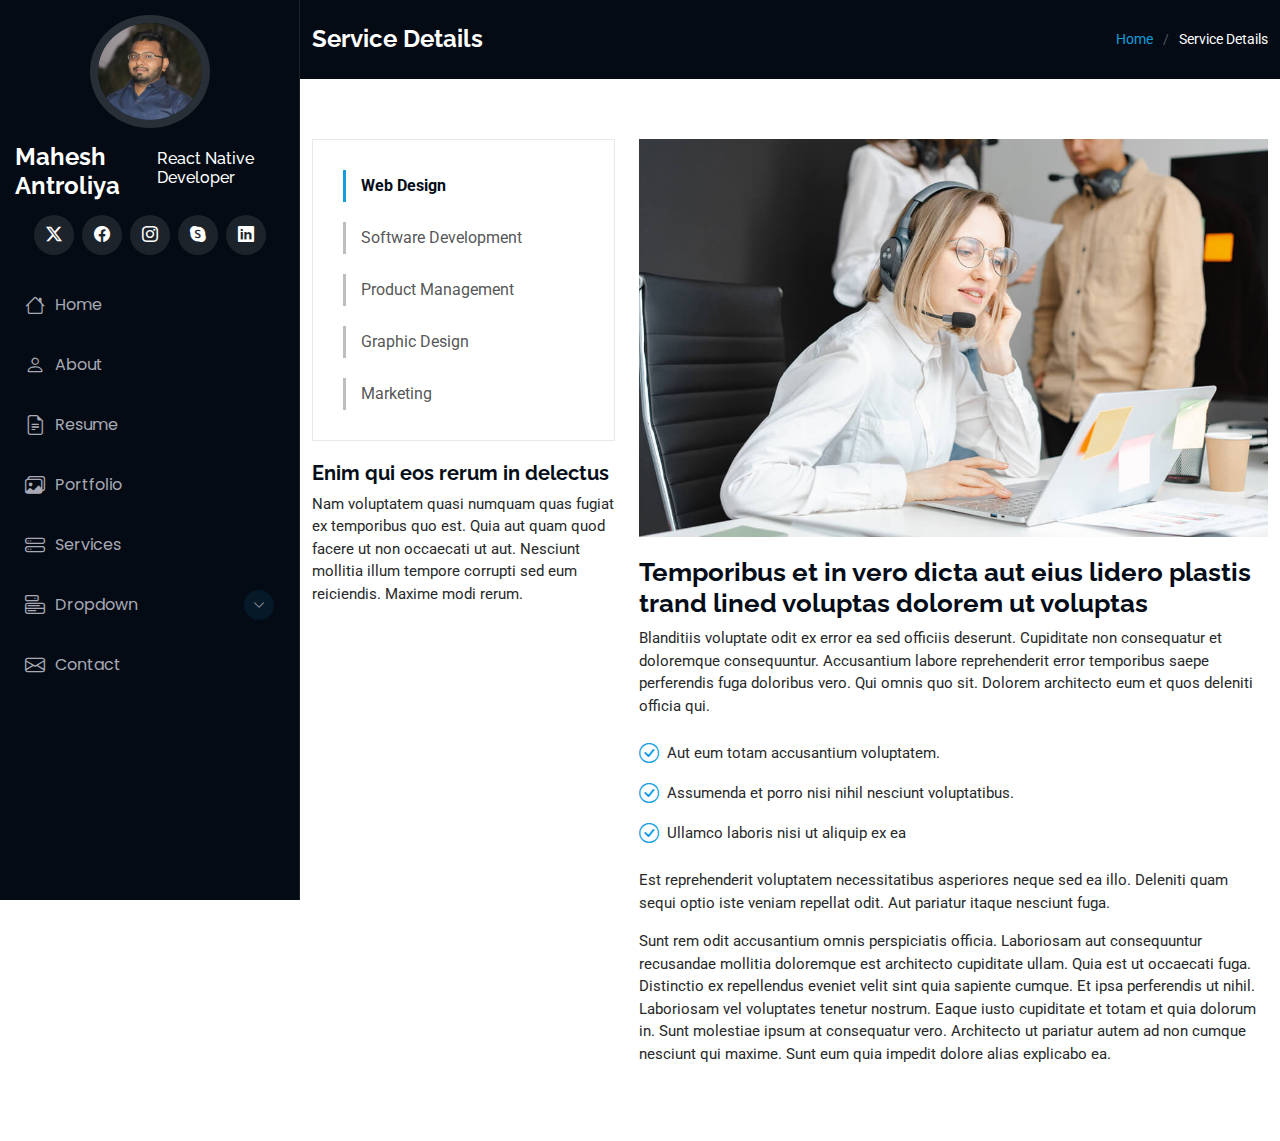
<file: service-details.html>
<!DOCTYPE html>
<html lang="en">

<head>
  <meta charset="utf-8">
  <meta content="width=device-width, initial-scale=1.0" name="viewport">
  <title>Mahesh Antroliya - React Native Developer</title>
  <meta content="" name="description">
  <meta content="" name="keywords">

  <!-- Favicons -->
  <link href="assets/img/favicon.png" rel="icon">
  <link href="assets/img/apple-touch-icon.png" rel="apple-touch-icon">

  <!-- Fonts -->
  <link href="https://fonts.googleapis.com" rel="preconnect">
  <link href="https://fonts.gstatic.com" rel="preconnect" crossorigin>
  <link
    href="https://fonts.googleapis.com/css2?family=Roboto:ital,wght@0,100;0,300;0,400;0,500;0,700;0,900;1,100;1,300;1,400;1,500;1,700;1,900&family=Poppins:ital,wght@0,100;0,200;0,300;0,400;0,500;0,600;0,700;0,800;0,900;1,100;1,200;1,300;1,400;1,500;1,600;1,700;1,800;1,900&family=Raleway:ital,wght@0,100;0,200;0,300;0,400;0,500;0,600;0,700;0,800;0,900;1,100;1,200;1,300;1,400;1,500;1,600;1,700;1,800;1,900&display=swap"
    rel="stylesheet">

  <!-- Vendor CSS Files -->
  <link href="assets/vendor/bootstrap/css/bootstrap.min.css" rel="stylesheet">
  <link href="assets/vendor/bootstrap-icons/bootstrap-icons.css" rel="stylesheet">
  <link href="assets/vendor/aos/aos.css" rel="stylesheet">
  <link href="assets/vendor/glightbox/css/glightbox.min.css" rel="stylesheet">
  <link href="assets/vendor/swiper/swiper-bundle.min.css" rel="stylesheet">

  <!-- Main CSS File -->
  <link href="assets/css/main.css" rel="stylesheet">


</head>

<body class="service-details-page">

  <header id="header" class="header dark-background d-flex flex-column">
    <i class="header-toggle d-xl-none bi bi-list"></i>

    <div class="profile-img">
      <img src="assets/img/my-profile-img.jpg" alt="" class="img-fluid rounded-circle">
    </div>

    <a href="index.html" class="logo d-flex align-items-center justify-content-center">
      <!-- Uncomment the line below if you also wish to use an image logo -->
      <!-- <img src="assets/img/logo.png" alt=""> -->
      <h1 class="sitename">Mahesh Antroliya</h1>
      <h6 class="sitename-sub">React Native Developer</h6>
    </a>

    <div class="social-links text-center">
      <a href="#" class="twitter"><i class="bi bi-twitter-x"></i></a>
      <a href="#" class="facebook"><i class="bi bi-facebook"></i></a>
      <a href="#" class="instagram"><i class="bi bi-instagram"></i></a>
      <a href="#" class="google-plus"><i class="bi bi-skype"></i></a>
      <a href="#" class="linkedin"><i class="bi bi-linkedin"></i></a>
    </div>

    <nav id="navmenu" class="navmenu">
      <ul>
        <li><a href="#hero"><i class="bi bi-house navicon"></i>Home</a></li>
        <li><a href="#about"><i class="bi bi-person navicon"></i> About</a></li>
        <li><a href="#resume"><i class="bi bi-file-earmark-text navicon"></i> Resume</a></li>
        <li><a href="#portfolio"><i class="bi bi-images navicon"></i> Portfolio</a></li>
        <li><a href="#services"><i class="bi bi-hdd-stack navicon"></i> Services</a></li>
        <li class="dropdown"><a href="#"><i class="bi bi-menu-button navicon"></i> <span>Dropdown</span> <i
              class="bi bi-chevron-down toggle-dropdown"></i></a>
          <ul>
            <li><a href="#">Dropdown 1</a></li>
            <li class="dropdown"><a href="#"><span>Deep Dropdown</span> <i
                  class="bi bi-chevron-down toggle-dropdown"></i></a>
              <ul>
                <li><a href="#">Deep Dropdown 1</a></li>
                <li><a href="#">Deep Dropdown 2</a></li>
                <li><a href="#">Deep Dropdown 3</a></li>
                <li><a href="#">Deep Dropdown 4</a></li>
                <li><a href="#">Deep Dropdown 5</a></li>
              </ul>
            </li>
            <li><a href="#">Dropdown 2</a></li>
            <li><a href="#">Dropdown 3</a></li>
            <li><a href="#">Dropdown 4</a></li>
          </ul>
        </li>
        <li><a href="#contact"><i class="bi bi-envelope navicon"></i> Contact</a></li>
      </ul>
    </nav>

  </header>

  <main class="main">

    <!-- Page Title -->
    <div class="page-title dark-background">
      <div class="container d-lg-flex justify-content-between align-items-center">
        <h1 class="mb-2 mb-lg-0">Service Details</h1>
        <nav class="breadcrumbs">
          <ol>
            <li><a href="index.html">Home</a></li>
            <li class="current">Service Details</li>
          </ol>
        </nav>
      </div>
    </div><!-- End Page Title -->

    <!-- Service Details Section -->
    <section id="service-details" class="service-details section">

      <div class="container">

        <div class="row gy-4">

          <div class="col-lg-4" data-aos="fade-up" data-aos-delay="100">
            <div class="services-list">
              <a href="#" class="active">Web Design</a>
              <a href="#">Software Development</a>
              <a href="#">Product Management</a>
              <a href="#">Graphic Design</a>
              <a href="#">Marketing</a>
            </div>

            <h4>Enim qui eos rerum in delectus</h4>
            <p>Nam voluptatem quasi numquam quas fugiat ex temporibus quo est. Quia aut quam quod facere ut non
              occaecati ut aut. Nesciunt mollitia illum tempore corrupti sed eum reiciendis. Maxime modi rerum.</p>
          </div>

          <div class="col-lg-8" data-aos="fade-up" data-aos-delay="200">
            <img src="assets/img/services.jpg" alt="" class="img-fluid services-img">
            <h3>Temporibus et in vero dicta aut eius lidero plastis trand lined voluptas dolorem ut voluptas</h3>
            <p>
              Blanditiis voluptate odit ex error ea sed officiis deserunt. Cupiditate non consequatur et doloremque
              consequuntur. Accusantium labore reprehenderit error temporibus saepe perferendis fuga doloribus vero. Qui
              omnis quo sit. Dolorem architecto eum et quos deleniti officia qui.
            </p>
            <ul>
              <li><i class="bi bi-check-circle"></i> <span>Aut eum totam accusantium voluptatem.</span></li>
              <li><i class="bi bi-check-circle"></i> <span>Assumenda et porro nisi nihil nesciunt voluptatibus.</span>
              </li>
              <li><i class="bi bi-check-circle"></i> <span>Ullamco laboris nisi ut aliquip ex ea</span></li>
            </ul>
            <p>
              Est reprehenderit voluptatem necessitatibus asperiores neque sed ea illo. Deleniti quam sequi optio iste
              veniam repellat odit. Aut pariatur itaque nesciunt fuga.
            </p>
            <p>
              Sunt rem odit accusantium omnis perspiciatis officia. Laboriosam aut consequuntur recusandae mollitia
              doloremque est architecto cupiditate ullam. Quia est ut occaecati fuga. Distinctio ex repellendus eveniet
              velit sint quia sapiente cumque. Et ipsa perferendis ut nihil. Laboriosam vel voluptates tenetur nostrum.
              Eaque iusto cupiditate et totam et quia dolorum in. Sunt molestiae ipsum at consequatur vero. Architecto
              ut pariatur autem ad non cumque nesciunt qui maxime. Sunt eum quia impedit dolore alias explicabo ea.
            </p>
          </div>

        </div>

      </div>

    </section><!-- /Service Details Section -->

  </main>


  <!-- Scroll Top -->
  <a href="#" id="scroll-top" class="scroll-top d-flex align-items-center justify-content-center"><i
      class="bi bi-arrow-up-short"></i></a>

  <!-- Preloader -->
  <div id="preloader"></div>

  <!-- Vendor JS Files -->
  <script src="assets/vendor/bootstrap/js/bootstrap.bundle.min.js"></script>
  <script src="assets/vendor/php-email-form/validate.js"></script>
  <script src="assets/vendor/aos/aos.js"></script>
  <script src="assets/vendor/typed.js/typed.umd.js"></script>
  <script src="assets/vendor/purecounter/purecounter_vanilla.js"></script>
  <script src="assets/vendor/waypoints/noframework.waypoints.js"></script>
  <script src="assets/vendor/glightbox/js/glightbox.min.js"></script>
  <script src="assets/vendor/imagesloaded/imagesloaded.pkgd.min.js"></script>
  <script src="assets/vendor/isotope-layout/isotope.pkgd.min.js"></script>
  <script src="assets/vendor/swiper/swiper-bundle.min.js"></script>

  <!-- Main JS File -->
  <script src="assets/js/main.js"></script>

</body>

</html>
</file>
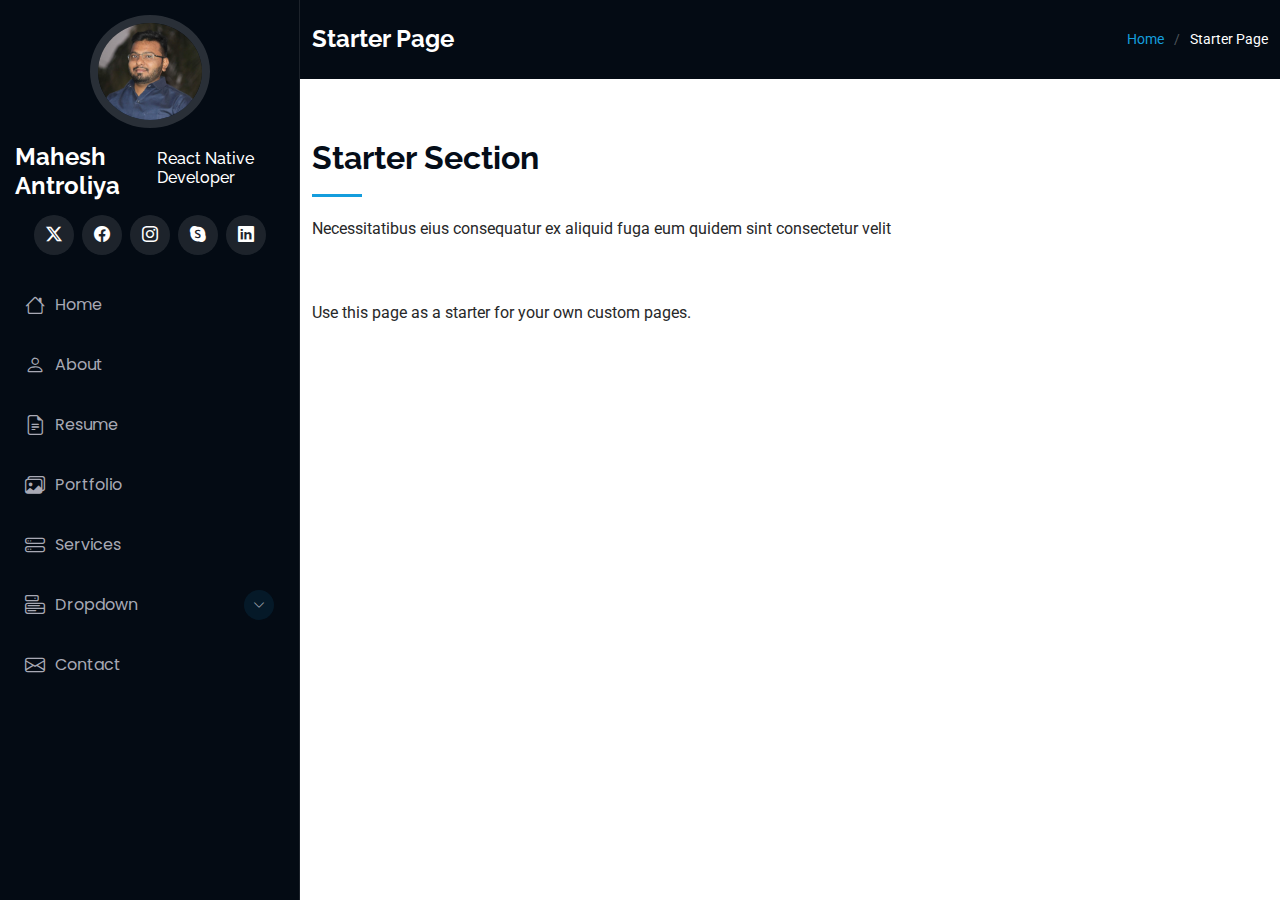
<file: starter-page.html>
<!DOCTYPE html>
<html lang="en">

<head>
  <meta charset="utf-8">
  <meta content="width=device-width, initial-scale=1.0" name="viewport">
  <title>Mahesh Antroliya - React Native Developer</title>
  <meta content="" name="description">
  <meta content="" name="keywords">

  <!-- Favicons -->
  <link href="assets/img/favicon.png" rel="icon">
  <link href="assets/img/apple-touch-icon.png" rel="apple-touch-icon">

  <!-- Fonts -->
  <link href="https://fonts.googleapis.com" rel="preconnect">
  <link href="https://fonts.gstatic.com" rel="preconnect" crossorigin>
  <link
    href="https://fonts.googleapis.com/css2?family=Roboto:ital,wght@0,100;0,300;0,400;0,500;0,700;0,900;1,100;1,300;1,400;1,500;1,700;1,900&family=Poppins:ital,wght@0,100;0,200;0,300;0,400;0,500;0,600;0,700;0,800;0,900;1,100;1,200;1,300;1,400;1,500;1,600;1,700;1,800;1,900&family=Raleway:ital,wght@0,100;0,200;0,300;0,400;0,500;0,600;0,700;0,800;0,900;1,100;1,200;1,300;1,400;1,500;1,600;1,700;1,800;1,900&display=swap"
    rel="stylesheet">

  <!-- Vendor CSS Files -->
  <link href="assets/vendor/bootstrap/css/bootstrap.min.css" rel="stylesheet">
  <link href="assets/vendor/bootstrap-icons/bootstrap-icons.css" rel="stylesheet">
  <link href="assets/vendor/aos/aos.css" rel="stylesheet">
  <link href="assets/vendor/glightbox/css/glightbox.min.css" rel="stylesheet">
  <link href="assets/vendor/swiper/swiper-bundle.min.css" rel="stylesheet">

  <!-- Main CSS File -->
  <link href="assets/css/main.css" rel="stylesheet">


</head>

<body class="starter-page-page">

  <header id="header" class="header dark-background d-flex flex-column">
    <i class="header-toggle d-xl-none bi bi-list"></i>

    <div class="profile-img">
      <img src="assets/img/my-profile-img.jpg" alt="" class="img-fluid rounded-circle">
    </div>

    <a href="index.html" class="logo d-flex align-items-center justify-content-center">
      <!-- Uncomment the line below if you also wish to use an image logo -->
      <!-- <img src="assets/img/logo.png" alt=""> -->
      <h1 class="sitename">Mahesh Antroliya</h1>
      <h6 class="sitename-sub">React Native Developer</h6>
    </a>

    <div class="social-links text-center">
      <a href="#" class="twitter"><i class="bi bi-twitter-x"></i></a>
      <a href="#" class="facebook"><i class="bi bi-facebook"></i></a>
      <a href="#" class="instagram"><i class="bi bi-instagram"></i></a>
      <a href="#" class="google-plus"><i class="bi bi-skype"></i></a>
      <a href="#" class="linkedin"><i class="bi bi-linkedin"></i></a>
    </div>

    <nav id="navmenu" class="navmenu">
      <ul>
        <li><a href="#hero"><i class="bi bi-house navicon"></i>Home</a></li>
        <li><a href="#about"><i class="bi bi-person navicon"></i> About</a></li>
        <li><a href="#resume"><i class="bi bi-file-earmark-text navicon"></i> Resume</a></li>
        <li><a href="#portfolio"><i class="bi bi-images navicon"></i> Portfolio</a></li>
        <li><a href="#services"><i class="bi bi-hdd-stack navicon"></i> Services</a></li>
        <li class="dropdown"><a href="#"><i class="bi bi-menu-button navicon"></i> <span>Dropdown</span> <i
              class="bi bi-chevron-down toggle-dropdown"></i></a>
          <ul>
            <li><a href="#">Dropdown 1</a></li>
            <li class="dropdown"><a href="#"><span>Deep Dropdown</span> <i
                  class="bi bi-chevron-down toggle-dropdown"></i></a>
              <ul>
                <li><a href="#">Deep Dropdown 1</a></li>
                <li><a href="#">Deep Dropdown 2</a></li>
                <li><a href="#">Deep Dropdown 3</a></li>
                <li><a href="#">Deep Dropdown 4</a></li>
                <li><a href="#">Deep Dropdown 5</a></li>
              </ul>
            </li>
            <li><a href="#">Dropdown 2</a></li>
            <li><a href="#">Dropdown 3</a></li>
            <li><a href="#">Dropdown 4</a></li>
          </ul>
        </li>
        <li><a href="#contact"><i class="bi bi-envelope navicon"></i> Contact</a></li>
      </ul>
    </nav>

  </header>

  <main class="main">

    <!-- Page Title -->
    <div class="page-title dark-background">
      <div class="container d-lg-flex justify-content-between align-items-center">
        <h1 class="mb-2 mb-lg-0">Starter Page</h1>
        <nav class="breadcrumbs">
          <ol>
            <li><a href="index.html">Home</a></li>
            <li class="current">Starter Page</li>
          </ol>
        </nav>
      </div>
    </div><!-- End Page Title -->

    <!-- Starter Section Section -->
    <section id="starter-section" class="starter-section section">

      <!-- Section Title -->
      <div class="container section-title" data-aos="fade-up">
        <h2>Starter Section</h2>
        <p>Necessitatibus eius consequatur ex aliquid fuga eum quidem sint consectetur velit</p>
      </div><!-- End Section Title -->

      <div class="container" data-aos="fade-up">
        <p>Use this page as a starter for your own custom pages.</p>
      </div>

    </section><!-- /Starter Section Section -->

  </main>



  <!-- Scroll Top -->
  <a href="#" id="scroll-top" class="scroll-top d-flex align-items-center justify-content-center"><i
      class="bi bi-arrow-up-short"></i></a>

  <!-- Preloader -->
  <div id="preloader"></div>

  <!-- Vendor JS Files -->
  <script src="assets/vendor/bootstrap/js/bootstrap.bundle.min.js"></script>
  <script src="assets/vendor/php-email-form/validate.js"></script>
  <script src="assets/vendor/aos/aos.js"></script>
  <script src="assets/vendor/typed.js/typed.umd.js"></script>
  <script src="assets/vendor/purecounter/purecounter_vanilla.js"></script>
  <script src="assets/vendor/waypoints/noframework.waypoints.js"></script>
  <script src="assets/vendor/glightbox/js/glightbox.min.js"></script>
  <script src="assets/vendor/imagesloaded/imagesloaded.pkgd.min.js"></script>
  <script src="assets/vendor/isotope-layout/isotope.pkgd.min.js"></script>
  <script src="assets/vendor/swiper/swiper-bundle.min.js"></script>

  <!-- Main JS File -->
  <script src="assets/js/main.js"></script>

</body>

</html>
</file>
<file: assets/css/main.css>
/*--------------------------------------------------------------
# Font & Color Variables
# Help: https://bootstrapmade.com/color-system/
--------------------------------------------------------------*/
/* Fonts */
:root {
  --default-font: "Roboto", system-ui, -apple-system, "Segoe UI", Roboto,
    "Helvetica Neue", Arial, "Noto Sans", "Liberation Sans", sans-serif,
    "Apple Color Emoji", "Segoe UI Emoji", "Segoe UI Symbol", "Noto Color Emoji";
  --heading-font: "Raleway", sans-serif;
  --nav-font: "Poppins", sans-serif;
}

/* Global Colors - The following color variables are used throughout the website. Updating them here will change the color scheme of the entire website */
:root {
  --background-color: #ffffff; /* Background color for the entire website, including individual sections */
  --default-color: #272829; /* Default color used for the majority of the text content across the entire website */
  --heading-color: #050d18; /* Color for headings, subheadings and title throughout the website */
  --accent-color: #149ddd; /* Accent color that represents your brand on the website. It's used for buttons, links, and other elements that need to stand out */
  --surface-color: #ffffff; /* The surface color is used as a background of boxed elements within sections, such as cards, icon boxes, or other elements that require a visual separation from the global background. */
  --contrast-color: #ffffff; /* Contrast color for text, ensuring readability against backgrounds of accent, heading, or default colors. */
}

/* Nav Menu Colors - The following color variables are used specifically for the navigation menu. They are separate from the global colors to allow for more customization options */
:root {
  --nav-color: #a8a9b4; /* The default color of the main navmenu links */
  --nav-hover-color: #ffffff; /* Applied to main navmenu links when they are hovered over or active */
  --nav-mobile-background-color: #040b14; /* Used as the background color for mobile navigation menu */
  --nav-dropdown-background-color: #040b14; /* Used as the background color for dropdown items that appear when hovering over primary navigation items */
  --nav-dropdown-color: #a8a9b4; /* Used for navigation links of the dropdown items in the navigation menu. */
  --nav-dropdown-hover-color: #ffffff; /* Similar to --nav-hover-color, this color is applied to dropdown navigation links when they are hovered over. */
}

/* Color Presets - These classes override global colors when applied to any section or element, providing reuse of the sam color scheme. */

.light-background {
  --background-color: #f4fafd;
  --surface-color: #ffffff;
}

.dark-background {
  --background-color: #040b14;
  --default-color: #ffffff;
  --heading-color: #ffffff;
  --surface-color: #151f2b;
  --contrast-color: #ffffff;
}

/* Smooth scroll */
:root {
  scroll-behavior: smooth;
}

/*--------------------------------------------------------------
# General Styling & Shared Classes
--------------------------------------------------------------*/
body {
  color: var(--default-color);
  background-color: var(--background-color);
  font-family: var(--default-font);
}

a {
  color: var(--accent-color);
  text-decoration: none;
  transition: 0.3s;
}

a:hover {
  color: color-mix(in srgb, var(--accent-color), transparent 25%);
  text-decoration: none;
}

h1,
h2,
h3,
h4,
h5,
h6 {
  color: var(--heading-color);
  font-family: var(--heading-font);
}

/* PHP Email Form Messages
------------------------------*/
.php-email-form .error-message {
  display: none;
  background: #df1529;
  color: #ffffff;
  text-align: left;
  padding: 15px;
  margin-bottom: 24px;
  font-weight: 600;
}

.php-email-form .sent-message {
  display: none;
  color: #ffffff;
  background: #059652;
  text-align: center;
  padding: 15px;
  margin-bottom: 24px;
  font-weight: 600;
}

.php-email-form .loading {
  display: none;
  background: var(--surface-color);
  text-align: center;
  padding: 15px;
  margin-bottom: 24px;
}

.php-email-form .loading:before {
  content: "";
  display: inline-block;
  border-radius: 50%;
  width: 24px;
  height: 24px;
  margin: 0 10px -6px 0;
  border: 3px solid var(--accent-color);
  border-top-color: var(--surface-color);
  animation: php-email-form-loading 1s linear infinite;
}

@keyframes php-email-form-loading {
  0% {
    transform: rotate(0deg);
  }

  100% {
    transform: rotate(360deg);
  }
}

/*--------------------------------------------------------------
# Global Header
--------------------------------------------------------------*/
.header {
  color: var(--default-color);
  background-color: var(--background-color);
  position: fixed;
  top: 0;
  left: 0;
  bottom: 0;
  padding: 0 15px;
  width: 300px;
  transition: all ease-in-out 0.3s;
  overflow-y: auto;
  z-index: 997;
  border-right: 1px solid
    color-mix(in srgb, var(--default-color), transparent 90%);
}

.header .profile-img img {
  margin: 15px auto;
  display: block;
  width: 120px;
  border: 8px solid color-mix(in srgb, var(--default-color), transparent 85%);
}

.header .logo {
  line-height: 1;
  margin-bottom: 15px;
}

.header .logo img {
  max-height: 32px;
  margin-right: 8px;
}

.header .logo h1 {
  font-size: 24px;
  margin: 0;
  font-weight: 700;
  color: var(--heading-color);
}

.header .social-links {
  margin: 0 0 20px 0;
}

.header .social-links a {
  font-size: 16px;
  display: inline-flex;
  align-items: center;
  justify-content: center;
  background: color-mix(in srgb, var(--default-color), transparent 90%);
  color: var(--default-color);
  margin: 0 2px;
  border-radius: 50%;
  text-align: center;
  width: 40px;
  height: 40px;
  transition: 0.3s;
}

.header .social-links a:hover {
  color: var(--contrast-color);
  background: var(--accent-color);
}

@media (min-width: 1200px) {
  .header ~ main,
  .header ~ #footer {
    margin-left: 300px;
  }
}

@media (max-width: 1199px) {
  .header {
    left: -100%;
  }
}

.header.header-show {
  left: 0;
}

.header .header-toggle {
  color: var(--contrast-color);
  background-color: var(--accent-color);
  font-size: 22px;
  display: flex;
  align-items: center;
  justify-content: center;
  width: 40px;
  height: 40px;
  border-radius: 50%;
  cursor: pointer;
  position: fixed;
  top: 15px;
  right: 15px;
  z-index: 9999;
  transition: background-color 0.3s;
}

.header .header-toggle:hover {
  color: var(--contrast-color);
  background-color: color-mix(in srgb, var(--accent-color) 90%, white 15%);
}

/*--------------------------------------------------------------
# Navigation Menu
--------------------------------------------------------------*/
.mobile-nav-toggle {
  display: none;
}

.navmenu {
  padding: 0;
  z-index: 9997;
}

.navmenu ul {
  list-style: none;
  padding: 0 0 20px 0;
  margin: 0;
}

.navmenu a,
.navmenu a:focus {
  color: var(--nav-color);
  padding: 15px 10px;
  font-family: var(--nav-font);
  font-size: 16px;
  font-weight: 400;
  display: flex;
  align-items: center;
  white-space: nowrap;
  transition: 0.3s;
  width: 100%;
}

.navmenu a .navicon,
.navmenu a:focus .navicon {
  font-size: 20px;
  margin-right: 10px;
}

.navmenu a .toggle-dropdown,
.navmenu a:focus .toggle-dropdown {
  font-size: 12px;
  line-height: 0;
  margin-left: auto;
  width: 30px;
  height: 30px;
  display: flex;
  align-items: center;
  justify-content: center;
  border-radius: 50%;
  transition: 0.3s;
  flex-shrink: 0;
  background-color: color-mix(in srgb, var(--accent-color), transparent 90%);
}

.navmenu a .toggle-dropdown:hover,
.navmenu a:focus .toggle-dropdown:hover {
  background-color: var(--accent-color);
  color: var(--contrast-color);
}

.navmenu a:hover,
.navmenu .active,
.navmenu .active:focus {
  color: var(--nav-hover-color);
}

.navmenu a:hover .navicon,
.navmenu .active .navicon,
.navmenu .active:focus .navicon {
  color: var(--accent-color);
}

.navmenu .active .toggle-dropdown,
.navmenu .active:focus .toggle-dropdown {
  background-color: var(--accent-color);
  color: var(--contrast-color);
  transform: rotate(180deg);
}

.navmenu .dropdown {
  display: block;
}

.navmenu .dropdown a,
.navmenu .dropdown a:focus {
  color: --nav-dropdown-color;
}

.navmenu .dropdown a:hover,
.navmenu .dropdown .active,
.navmenu .dropdown .active:focus {
  color: var(--nav-dropdown-hover-color);
}

.navmenu .dropdown ul {
  position: static;
  display: none;
  z-index: 99;
  padding: 5px 10px;
  margin: 5px 10px;
  background-color: var(--nav-dropdown-background-color);
  border: 1px solid color-mix(in srgb, var(--default-color), transparent 90%);
  box-shadow: none;
  transition: all 0.5s ease-in-out;
}

.navmenu .dropdown ul ul {
  background-color: rgba(33, 37, 41, 0.1);
}

.navmenu .dropdown > .dropdown-active {
  display: block;
  background-color: rgba(33, 37, 41, 0.03);
}

/*--------------------------------------------------------------
# Global Footer
--------------------------------------------------------------*/
.footer {
  color: var(--default-color);
  background-color: var(--background-color);
  font-size: 14px;
  padding: 40px 0;
  position: relative;
  border-top: 1px solid
    color-mix(in srgb, var(--default-color), transparent 90%);
}

.footer .copyright p {
  margin-bottom: 0;
}

.footer .credits {
  margin-top: 4px;
  font-size: 13px;
  text-align: center;
}

/*--------------------------------------------------------------
# Preloader
--------------------------------------------------------------*/
#preloader {
  position: fixed;
  inset: 0;
  z-index: 999999;
  overflow: hidden;
  background: var(--background-color);
  transition: all 0.6s ease-out;
}

#preloader:before {
  content: "";
  position: fixed;
  top: calc(50% - 30px);
  left: calc(50% - 30px);
  border: 6px solid #ffffff;
  border-color: var(--accent-color) transparent var(--accent-color) transparent;
  border-radius: 50%;
  width: 60px;
  height: 60px;
  animation: animate-preloader 1.5s linear infinite;
}

@keyframes animate-preloader {
  0% {
    transform: rotate(0deg);
  }

  100% {
    transform: rotate(360deg);
  }
}

/*--------------------------------------------------------------
# Scroll Top Button
--------------------------------------------------------------*/
.scroll-top {
  position: fixed;
  visibility: hidden;
  opacity: 0;
  right: 15px;
  bottom: -15px;
  z-index: 99999;
  background-color: var(--accent-color);
  width: 44px;
  height: 44px;
  border-radius: 50px;
  transition: all 0.4s;
}

.scroll-top i {
  font-size: 24px;
  color: var(--contrast-color);
  line-height: 0;
}

.scroll-top:hover {
  background-color: color-mix(in srgb, var(--accent-color), transparent 20%);
  color: var(--contrast-color);
}

.scroll-top.active {
  visibility: visible;
  opacity: 1;
  bottom: 15px;
}

/*--------------------------------------------------------------
# Disable aos animation delay on mobile devices
--------------------------------------------------------------*/
@media screen and (max-width: 768px) {
  [data-aos-delay] {
    transition-delay: 0 !important;
  }
}

/*--------------------------------------------------------------
# Global Page Titles & Breadcrumbs
--------------------------------------------------------------*/
.page-title {
  color: var(--default-color);
  background-color: var(--background-color);
  padding: 25px 0;
  position: relative;
}

.page-title h1 {
  font-size: 24px;
  font-weight: 700;
}

.page-title .breadcrumbs ol {
  display: flex;
  flex-wrap: wrap;
  list-style: none;
  padding: 0;
  margin: 0;
  font-size: 14px;
  font-weight: 400;
}

.page-title .breadcrumbs ol li + li {
  padding-left: 10px;
}

.page-title .breadcrumbs ol li + li::before {
  content: "/";
  display: inline-block;
  padding-right: 10px;
  color: color-mix(in srgb, var(--default-color), transparent 70%);
}

/*--------------------------------------------------------------
# Global Sections
--------------------------------------------------------------*/
section,
.section {
  color: var(--default-color);
  background-color: var(--background-color);
  padding: 60px 0;
  overflow: clip;
}

/*--------------------------------------------------------------
# Global Section Titles
--------------------------------------------------------------*/
.section-title {
  padding-bottom: 60px;
  position: relative;
}

.section-title h2 {
  font-size: 32px;
  font-weight: 700;
  margin-bottom: 20px;
  padding-bottom: 20px;
  position: relative;
}

.section-title h2:after {
  content: "";
  position: absolute;
  display: block;
  width: 50px;
  height: 3px;
  background: var(--accent-color);
  left: 0;
  bottom: 0;
}

.section-title p {
  margin-bottom: 0;
}

/*--------------------------------------------------------------
# Hero Section
--------------------------------------------------------------*/
.hero {
  width: 100%;
  min-height: 100vh;
  position: relative;
  padding: 80px 0;
  display: flex;
  align-items: center;
  justify-content: center;
}

.hero img {
  position: absolute;
  inset: 0;
  display: block;
  width: 100%;
  height: 100%;
  object-fit: cover;
  z-index: 1;
}

.hero:before {
  content: "";
  background: color-mix(in srgb, var(--background-color), transparent 70%);
  position: absolute;
  inset: 0;
  z-index: 2;
}

.hero .container {
  position: relative;
  z-index: 3;
}

.hero h2 {
  margin: 0;
  font-size: 64px;
  font-weight: 700;
}

.hero p {
  margin: 5px 0 0 0;
  font-size: 26px;
}

.hero p span {
  letter-spacing: 1px;
  border-bottom: 2px solid var(--accent-color);
}

.hero .social-links {
  margin-top: 25px;
}

.hero .social-links a {
  font-size: 24px;
  display: inline-block;
  color: color-mix(in srgb, var(--default-color), transparent 50%);
  line-height: 1;
  margin-right: 20px;
  transition: 0.3s;
}

.hero .social-links a:hover {
  color: var(--accent-color);
}

@media (max-width: 768px) {
  .hero h2 {
    font-size: 32px;
  }

  .hero p {
    font-size: 20px;
  }
}

/*--------------------------------------------------------------
# About Section
--------------------------------------------------------------*/
.about .content h2 {
  font-weight: 700;
  font-size: 24px;
}

.about .content ul {
  list-style: none;
  padding: 0;
}

.about .content ul li {
  margin-bottom: 20px;
  display: flex;
  align-items: center;
}

.about .content ul strong {
  margin-right: 10px;
}

.about .content ul i {
  font-size: 16px;
  margin-right: 5px;
  color: var(--accent-color);
  line-height: 0;
}

/*--------------------------------------------------------------
# Stats Section
--------------------------------------------------------------*/
.stats .stats-item {
  padding: 30px;
  width: 100%;
}

.stats .stats-item i {
  color: var(--accent-color);
  display: block;
  font-size: 44px;
  float: left;
  line-height: 0;
}

.stats .stats-item .purecounter {
  color: var(--heading-color);
  font-size: 48px;
  line-height: 40px;
  display: block;
  font-weight: 700;
  margin-left: 60px;
}

.stats .stats-item p {
  color: color-mix(in srgb, var(--default-color), transparent 40%);
  padding: 15px 0 0 0;
  margin: 0 0 0 60px;
  font-family: var(--heading-font);
  font-size: 14px;
}

/*--------------------------------------------------------------
# Skills Section
--------------------------------------------------------------*/
.skills .progress {
  height: 60px;
  display: block;
  background: none;
  border-radius: 0;
}

.skills .progress .skill {
  color: var(--heading-color);
  padding: 0;
  margin: 0 0 6px 0;
  text-transform: uppercase;
  display: block;
  font-weight: 600;
  font-family: var(--heading-font);
}

.skills .progress .skill .val {
  float: right;
  font-style: normal;
}

.skills .progress-bar-wrap {
  background: color-mix(in srgb, var(--default-color), transparent 90%);
  height: 10px;
}

.skills .progress-bar {
  width: 1px;
  height: 10px;
  transition: 0.9s;
  background-color: var(--accent-color);
}

/*--------------------------------------------------------------
# Resume Section
--------------------------------------------------------------*/
.resume .resume-title {
  color: var(--heading-color);
  font-size: 26px;
  font-weight: 700;
  margin-top: 20px;
  margin-bottom: 20px;
}

.resume .resume-item {
  padding: 0 0 20px 20px;
  margin-top: -2px;
  border-left: 2px solid var(--accent-color);
  position: relative;
}

.resume .resume-item h4 {
  line-height: 18px;
  font-size: 18px;
  font-weight: 600;
  text-transform: uppercase;
  color: color-mix(in srgb, var(--default-color), transparent 20%);
  margin-bottom: 10px;
}

.resume .resume-item h5 {
  font-size: 16px;
  padding: 5px 15px;
  display: inline-block;
  font-weight: 600;
  margin-bottom: 10px;
}

.resume .resume-item ul {
  padding-left: 20px;
}

.resume .resume-item ul li {
  padding-bottom: 10px;
}

.resume .resume-item:last-child {
  padding-bottom: 0;
}

.resume .resume-item::before {
  content: "";
  position: absolute;
  width: 16px;
  height: 16px;
  border-radius: 50px;
  left: -9px;
  top: 0;
  background: var(--background-color);
  border: 2px solid var(--accent-color);
}

/*--------------------------------------------------------------
# Portfolio Section
--------------------------------------------------------------*/
.portfolio .portfolio-filters {
  padding: 0;
  margin: 0 auto 20px auto;
  list-style: none;
  text-align: center;
}

.portfolio .portfolio-filters li {
  cursor: pointer;
  display: inline-block;
  padding: 0;
  font-size: 14px;
  font-weight: 400;
  margin: 0 10px;
  line-height: 1;
  text-transform: uppercase;
  margin-bottom: 10px;
  transition: all 0.3s ease-in-out;
}

.portfolio .portfolio-filters li:hover,
.portfolio .portfolio-filters li.filter-active {
  color: var(--accent-color);
}

.portfolio .portfolio-filters li:first-child {
  margin-left: 0;
}

.portfolio .portfolio-filters li:last-child {
  margin-right: 0;
}

@media (max-width: 575px) {
  .portfolio .portfolio-filters li {
    font-size: 14px;
    margin: 0 5px;
  }
}

.portfolio .portfolio-content {
  position: relative;
  overflow: hidden;
}

.portfolio .portfolio-content img {
  transition: 0.3s;
}

.portfolio .portfolio-content .portfolio-info {
  opacity: 0;
  position: absolute;
  inset: 0;
  z-index: 3;
  transition: all ease-in-out 0.3s;
  background: rgba(0, 0, 0, 0.6);
  padding: 15px;
}

.portfolio .portfolio-content .portfolio-info h4 {
  font-size: 14px;
  padding: 5px 10px;
  font-weight: 400;
  color: #ffffff;
  display: inline-block;
  background-color: var(--accent-color);
}

.portfolio .portfolio-content .portfolio-info p {
  position: absolute;
  bottom: 10px;
  text-align: center;
  display: inline-block;
  left: 0;
  right: 0;
  font-size: 16px;
  font-weight: 600;
  color: rgba(255, 255, 255, 0.8);
}

.portfolio .portfolio-content .portfolio-info .preview-link,
.portfolio .portfolio-content .portfolio-info .details-link {
  position: absolute;
  left: calc(50% - 40px);
  font-size: 26px;
  top: calc(50% - 14px);
  color: #fff;
  transition: 0.3s;
  line-height: 1.2;
}

.portfolio .portfolio-content .portfolio-info .preview-link:hover,
.portfolio .portfolio-content .portfolio-info .details-link:hover {
  color: var(--accent-color);
}

.portfolio .portfolio-content .portfolio-info .details-link {
  left: 50%;
  font-size: 34px;
  line-height: 0;
}

.portfolio .portfolio-content:hover .portfolio-info {
  opacity: 1;
}

.portfolio .portfolio-content:hover img {
  transform: scale(1.1);
}

/*--------------------------------------------------------------
# Services Section
--------------------------------------------------------------*/
.services .service-item {
  position: relative;
}

.services .service-item .icon {
  background: var(--accent-color);
  display: flex;
  align-items: center;
  justify-content: center;
  width: 54px;
  height: 54px;
  border-radius: 50%;
  transition: 0.5s;
  border: 1px solid var(--accent-color);
  margin-right: 20px;
}

.services .service-item .icon i {
  color: var(--contrast-color);
  font-size: 24px;
  line-height: 0;
}

.services .service-item:hover .icon {
  background: var(--surface-color);
}

.services .service-item:hover .icon i {
  color: var(--accent-color);
}

.services .service-item .title {
  font-weight: 700;
  margin-bottom: 15px;
  font-size: 18px;
}

.services .service-item .title a {
  color: var(--heading-color);
}

.services .service-item .title a:hover {
  color: var(--accent-color);
}

.services .service-item .description {
  line-height: 24px;
  font-size: 14px;
}

/*--------------------------------------------------------------
# Testimonials Section
--------------------------------------------------------------*/
.testimonials .testimonials-carousel,
.testimonials .testimonials-slider {
  overflow: hidden;
}

.testimonials .testimonial-item {
  box-sizing: content-box;
  text-align: center;
  min-height: 320px;
}

.testimonials .testimonial-item .testimonial-img {
  width: 90px;
  border-radius: 50%;
  margin: 0 auto;
}

.testimonials .testimonial-item h3 {
  font-size: 18px;
  font-weight: bold;
  margin: 10px 0 5px 0;
}

.testimonials .testimonial-item h4 {
  font-size: 14px;
  color: color-mix(in srgb, var(--default-color), transparent 20%);
  margin: 0;
}

.testimonials .testimonial-item .quote-icon-left,
.testimonials .testimonial-item .quote-icon-right {
  color: color-mix(in srgb, var(--accent-color), transparent 40%);
  font-size: 26px;
  line-height: 0;
}

.testimonials .testimonial-item .quote-icon-left {
  display: inline-block;
  left: -5px;
  position: relative;
}

.testimonials .testimonial-item .quote-icon-right {
  display: inline-block;
  right: -5px;
  position: relative;
  top: 10px;
  transform: scale(-1, -1);
}

.testimonials .testimonial-item p {
  font-style: italic;
  margin: 0 15px 15px 15px;
  padding: 20px;
  background-color: var(--surface-color);
  position: relative;
  margin-bottom: 35px;
  border-radius: 6px;
  box-shadow: 0px 2px 15px rgba(0, 0, 0, 0.1);
}

.testimonials .testimonial-item p::after {
  content: "";
  width: 0;
  height: 0;
  border-top: 20px solid var(--surface-color);
  border-right: 20px solid transparent;
  border-left: 20px solid transparent;
  position: absolute;
  bottom: -20px;
  left: calc(50% - 20px);
}

.testimonials .swiper-wrapper {
  height: auto;
}

.testimonials .swiper-pagination {
  margin-top: 40px;
  position: relative;
}

.testimonials .swiper-pagination .swiper-pagination-bullet {
  width: 12px;
  height: 12px;
  background-color: var(--background-color);
  opacity: 1;
  border: 1px solid var(--accent-color);
}

.testimonials .swiper-pagination .swiper-pagination-bullet-active {
  background-color: var(--accent-color);
}

/*--------------------------------------------------------------
# Contact Section
--------------------------------------------------------------*/
.contact .info-wrap {
  background-color: var(--surface-color);
  box-shadow: 0px 0px 20px rgba(0, 0, 0, 0.1);
  padding: 30px;
}

@media (max-width: 575px) {
  .contact .info-wrap {
    padding: 20px;
  }
}

.contact .info-item {
  margin-bottom: 40px;
}

.contact .info-item i {
  font-size: 20px;
  color: var(--accent-color);
  background: color-mix(in srgb, var(--accent-color), transparent 92%);
  width: 44px;
  height: 44px;
  display: flex;
  justify-content: center;
  align-items: center;
  border-radius: 50px;
  transition: all 0.3s ease-in-out;
  margin-right: 15px;
}

.contact .info-item h3 {
  padding: 0;
  font-size: 18px;
  font-weight: 700;
  margin-bottom: 5px;
}

.contact .info-item p {
  padding: 0;
  margin-bottom: 0;
  font-size: 14px;
}

.contact .info-item:hover i {
  background: var(--accent-color);
  color: var(--contrast-color);
}

.contact .php-email-form {
  background-color: var(--surface-color);
  height: 100%;
  padding: 30px;
  box-shadow: 0px 0px 20px rgba(0, 0, 0, 0.1);
}

@media (max-width: 575px) {
  .contact .php-email-form {
    padding: 20px;
  }
}

.contact .php-email-form input[type="text"],
.contact .php-email-form input[type="email"],
.contact .php-email-form textarea {
  font-size: 14px;
  padding: 10px 15px;
  box-shadow: none;
  border-radius: 0;
  color: var(--default-color);
  background-color: var(--surface-color);
  border-color: color-mix(in srgb, var(--default-color), transparent 80%);
}

.contact .php-email-form input[type="text"]:focus,
.contact .php-email-form input[type="email"]:focus,
.contact .php-email-form textarea:focus {
  border-color: var(--accent-color);
}

.contact .php-email-form input[type="text"]::placeholder,
.contact .php-email-form input[type="email"]::placeholder,
.contact .php-email-form textarea::placeholder {
  color: color-mix(in srgb, var(--default-color), transparent 70%);
}

.contact .php-email-form button[type="submit"] {
  color: var(--contrast-color);
  background: var(--accent-color);
  border: 0;
  padding: 10px 30px;
  transition: 0.4s;
  border-radius: 50px;
}

.contact .php-email-form button[type="submit"]:hover {
  background: color-mix(in srgb, var(--accent-color), transparent 25%);
}

/*--------------------------------------------------------------
# Portfolio Details Section
--------------------------------------------------------------*/
.portfolio-details .portfolio-details-slider img {
  width: 100%;
}

.portfolio-details .portfolio-details-slider .swiper-pagination {
  margin-top: 20px;
  position: relative;
}

.portfolio-details
  .portfolio-details-slider
  .swiper-pagination
  .swiper-pagination-bullet {
  width: 12px;
  height: 12px;
  background-color: color-mix(in srgb, var(--default-color), transparent 85%);
  opacity: 1;
}

.portfolio-details
  .portfolio-details-slider
  .swiper-pagination
  .swiper-pagination-bullet-active {
  background-color: var(--accent-color);
}

.portfolio-details .portfolio-info {
  padding: 30px;
  box-shadow: 0px 0 30px rgba(0, 0, 0, 0.1);
}

.portfolio-details .portfolio-info h3 {
  font-size: 22px;
  font-weight: 700;
  margin-bottom: 20px;
  padding-bottom: 20px;
  border-bottom: 1px solid
    color-mix(in srgb, var(--default-color), transparent 85%);
}

.portfolio-details .portfolio-info ul {
  list-style: none;
  padding: 0;
  font-size: 15px;
}

.portfolio-details .portfolio-info ul li + li {
  margin-top: 10px;
}

.portfolio-details .portfolio-description {
  padding-top: 30px;
}

.portfolio-details .portfolio-description h2 {
  font-size: 26px;
  font-weight: 700;
  margin-bottom: 20px;
}

.portfolio-details .portfolio-description p {
  padding: 0;
  color: color-mix(in srgb, var(--default-color), transparent 30%);
}

/*--------------------------------------------------------------
# Service Details Section
--------------------------------------------------------------*/
.service-details .services-list {
  padding: 10px 30px;
  border: 1px solid color-mix(in srgb, var(--default-color), transparent 90%);
  margin-bottom: 20px;
}

.service-details .services-list a {
  display: block;
  line-height: 1;
  padding: 8px 0 8px 15px;
  border-left: 3px solid
    color-mix(in srgb, var(--default-color), transparent 70%);
  margin: 20px 0;
  color: color-mix(in srgb, var(--default-color), transparent 20%);
  transition: 0.3s;
}

.service-details .services-list a.active {
  color: var(--heading-color);
  font-weight: 700;
  border-color: var(--accent-color);
}

.service-details .services-list a:hover {
  border-color: var(--accent-color);
}

.service-details .services-img {
  margin-bottom: 20px;
}

.service-details h3 {
  font-size: 26px;
  font-weight: 700;
}

.service-details h4 {
  font-size: 20px;
  font-weight: 700;
}

.service-details p {
  font-size: 15px;
}

.service-details ul {
  list-style: none;
  padding: 0;
  font-size: 15px;
}

.service-details ul li {
  padding: 5px 0;
  display: flex;
  align-items: center;
}

.service-details ul i {
  font-size: 20px;
  margin-right: 8px;
  color: var(--accent-color);
}

/*--------------------------------------------------------------
# Starter Section Section
--------------------------------------------------------------*/
.starter-section {
  /* Add your styles here */
}
</file>
